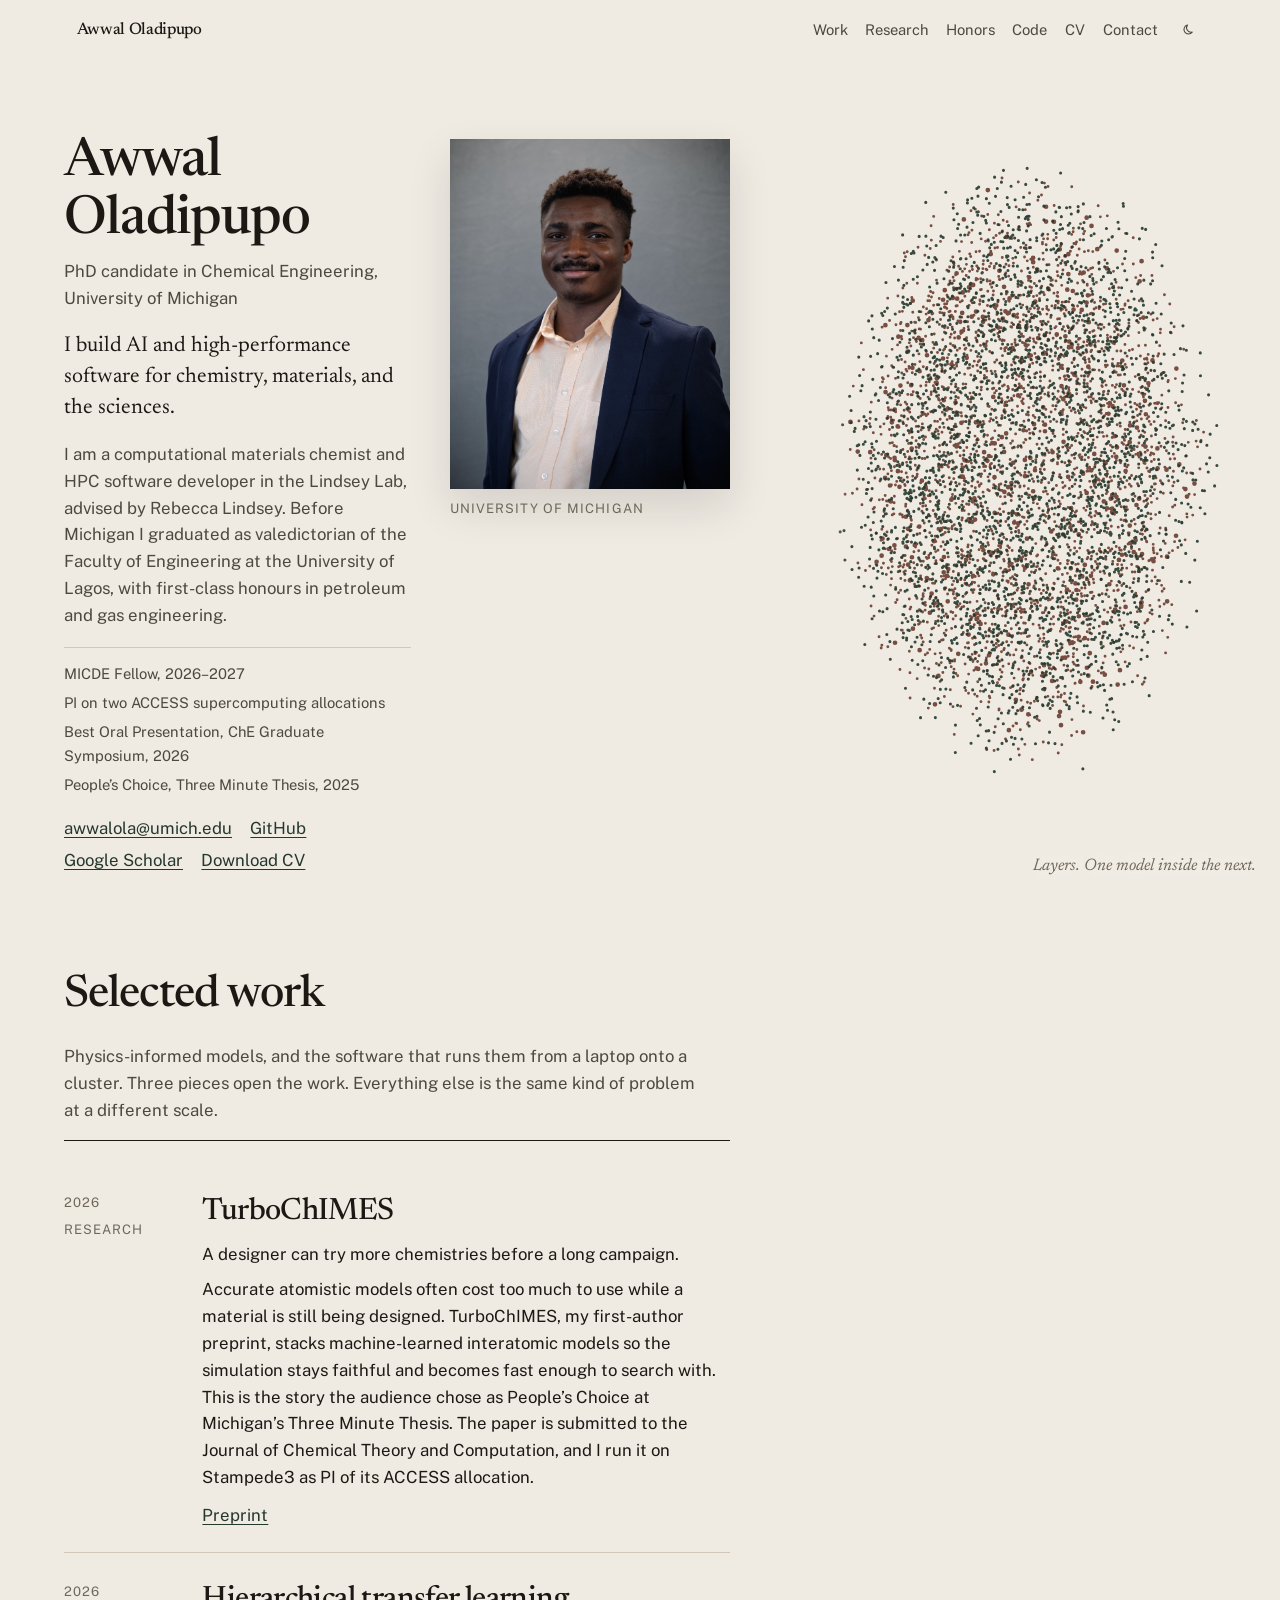
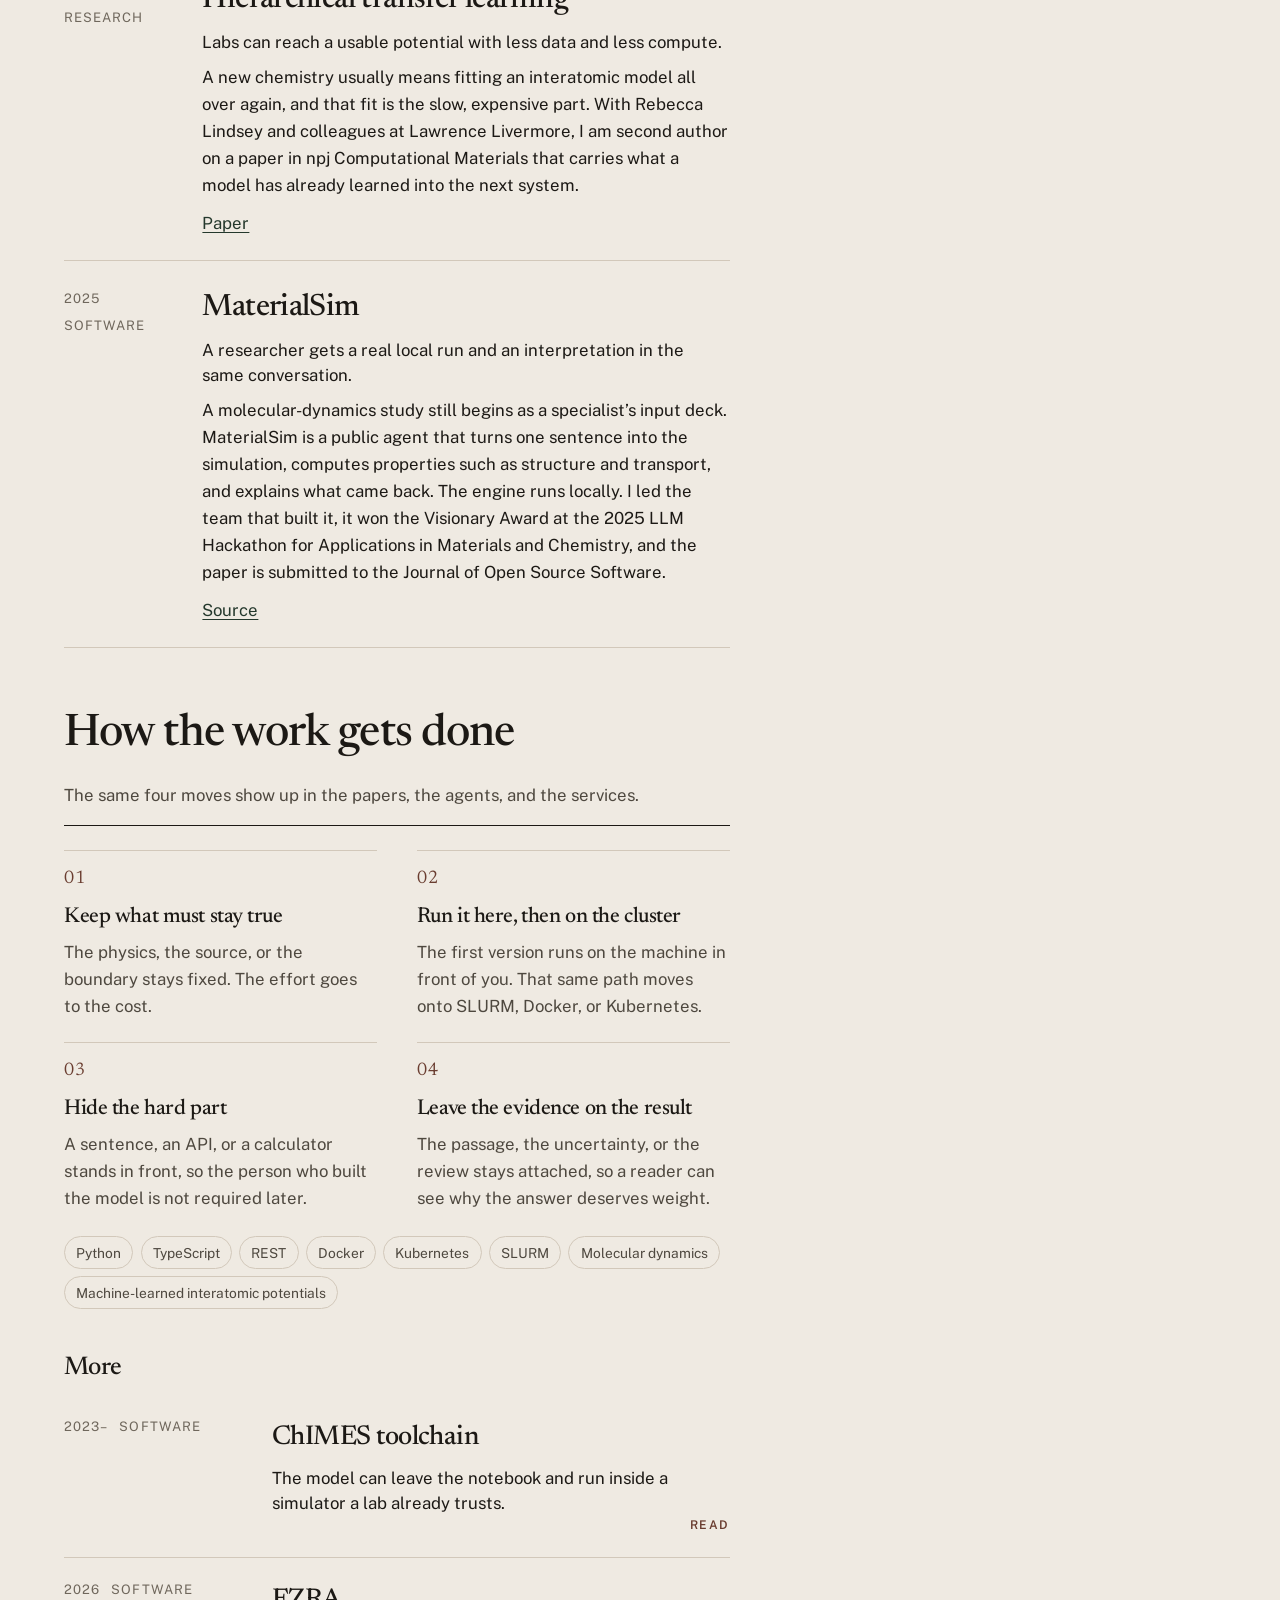
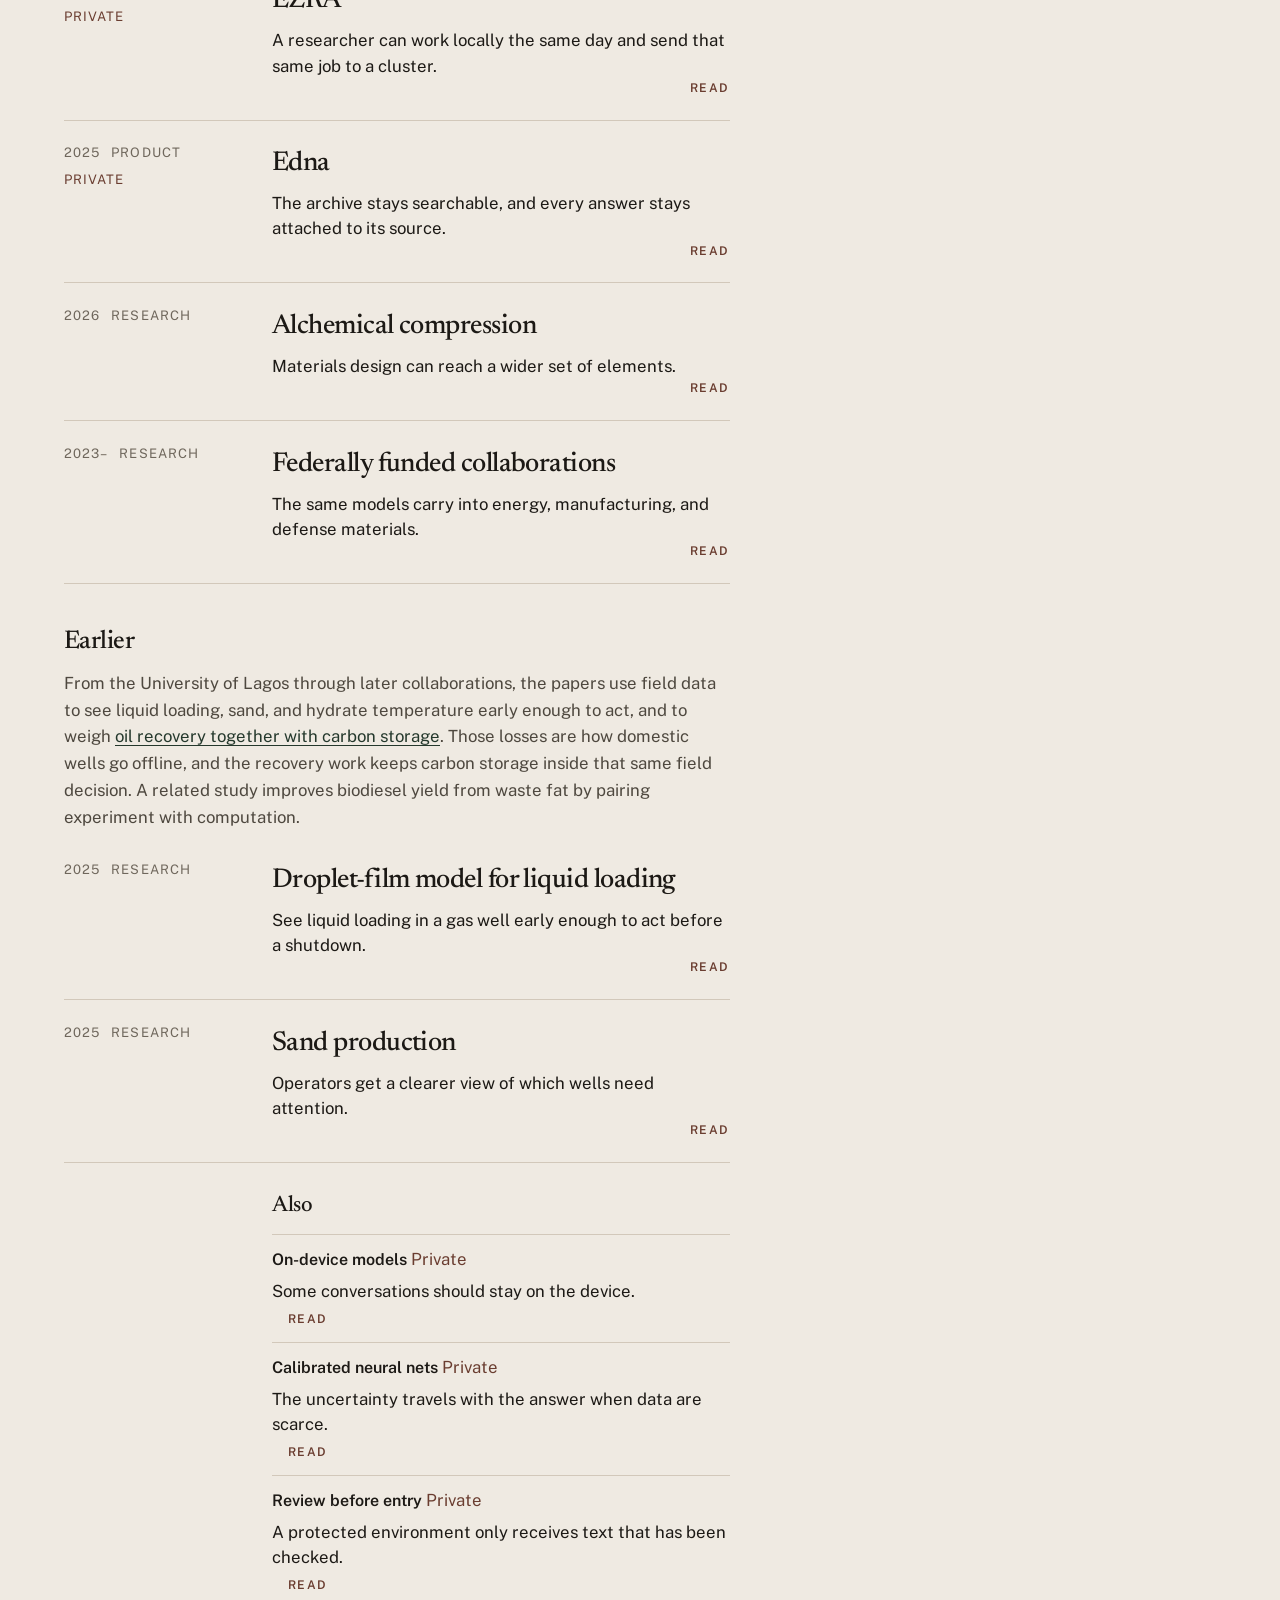
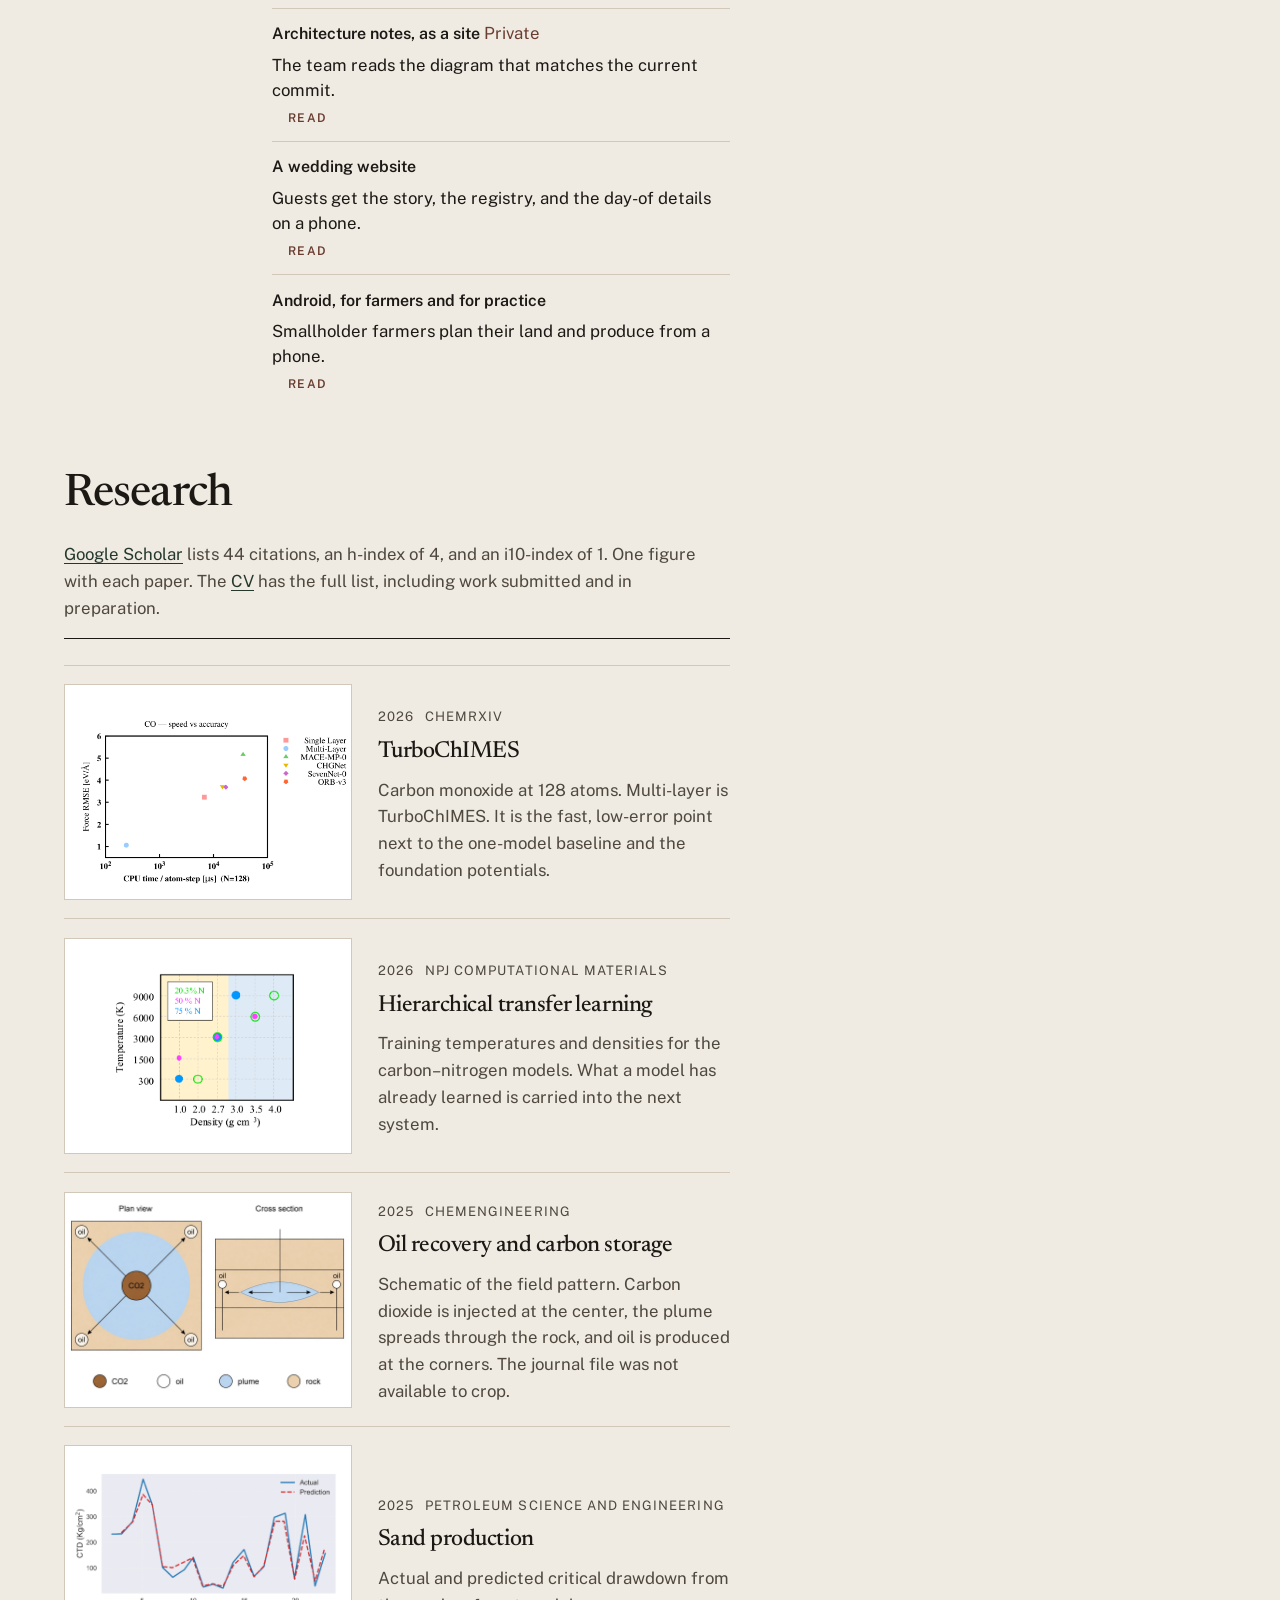
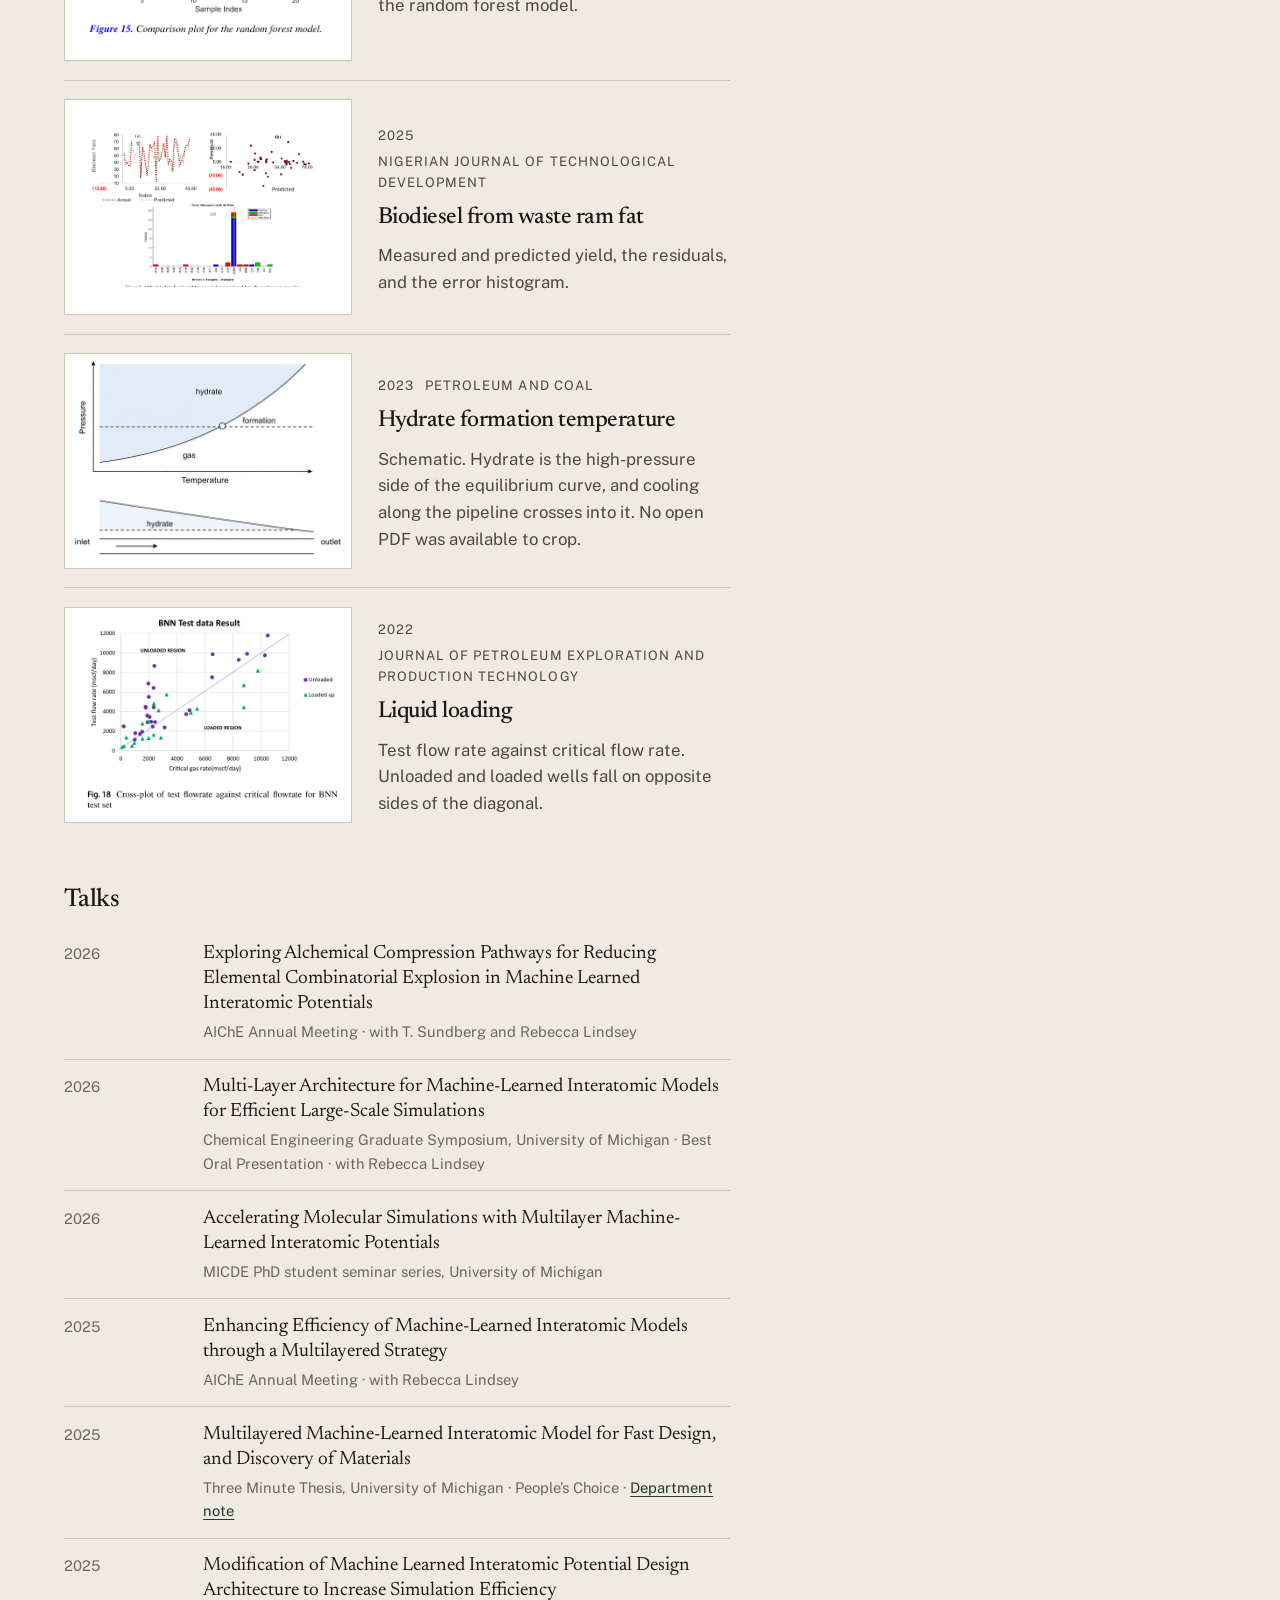
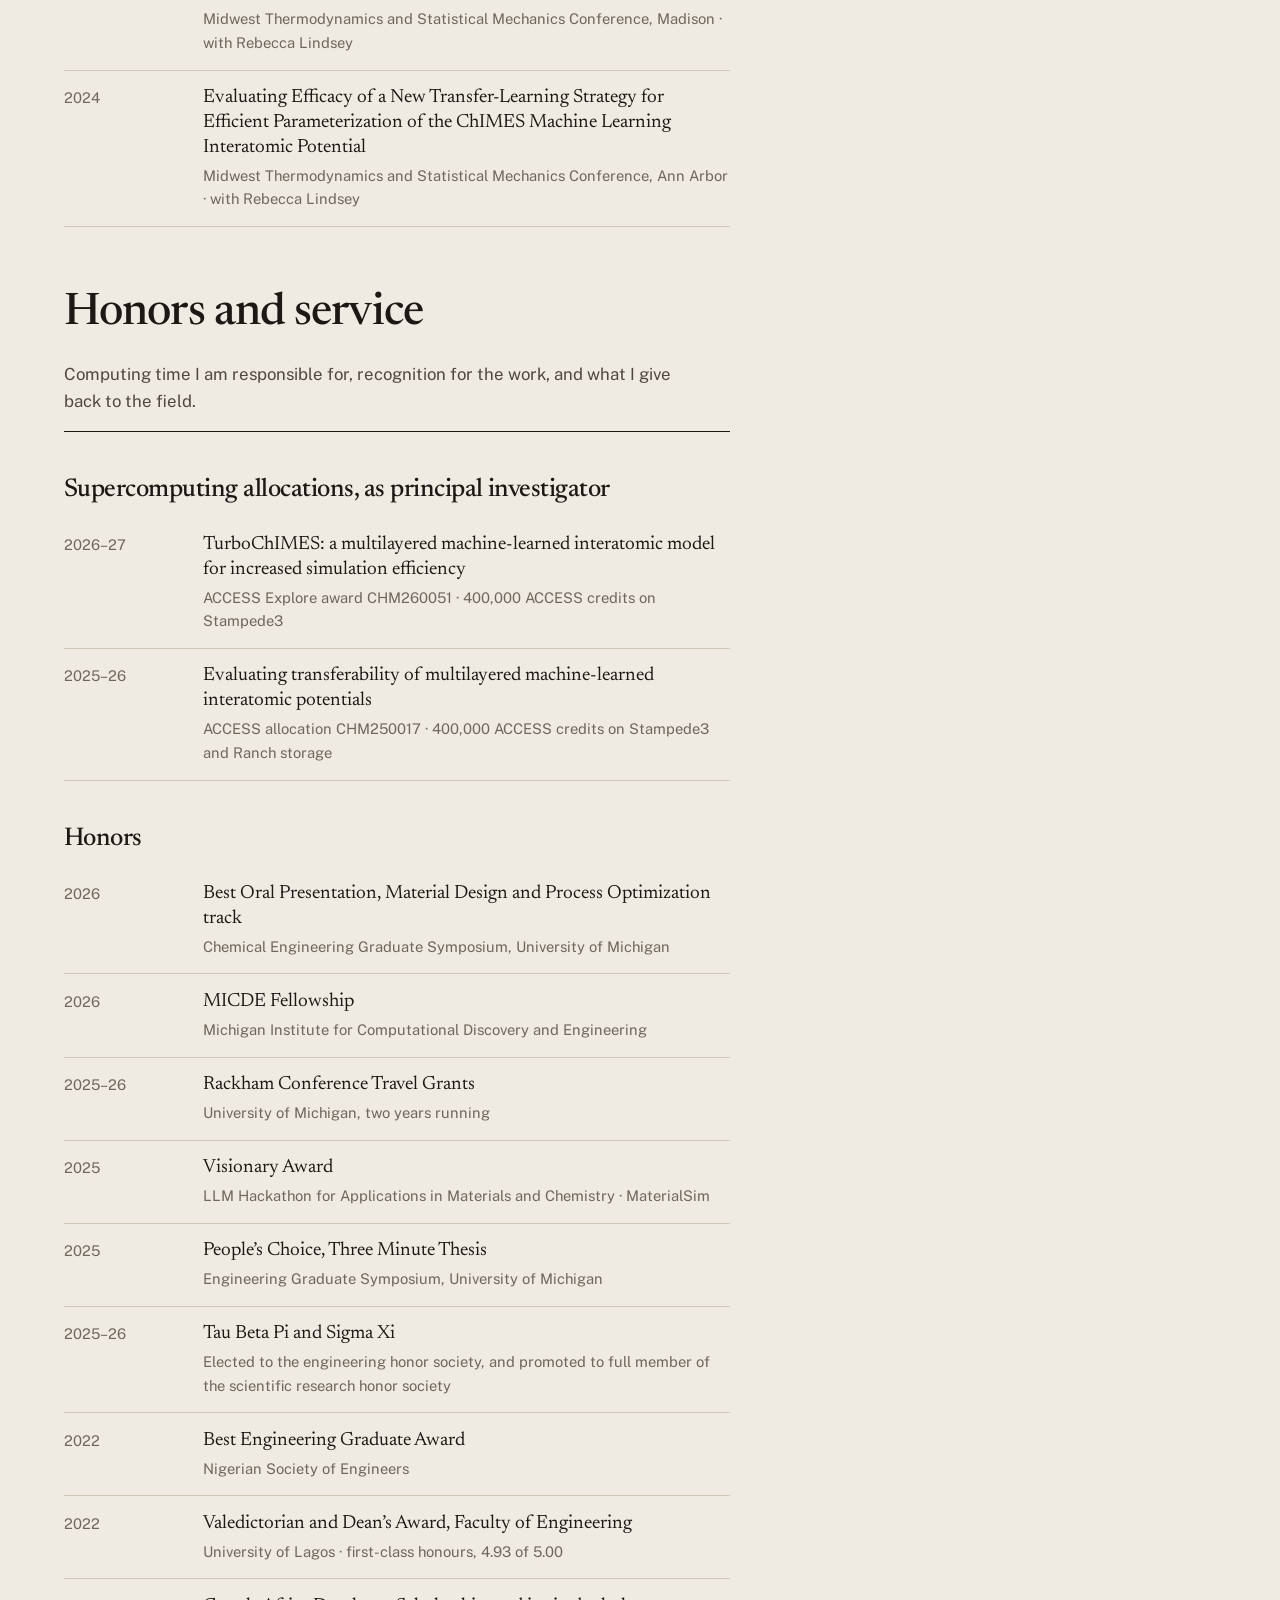
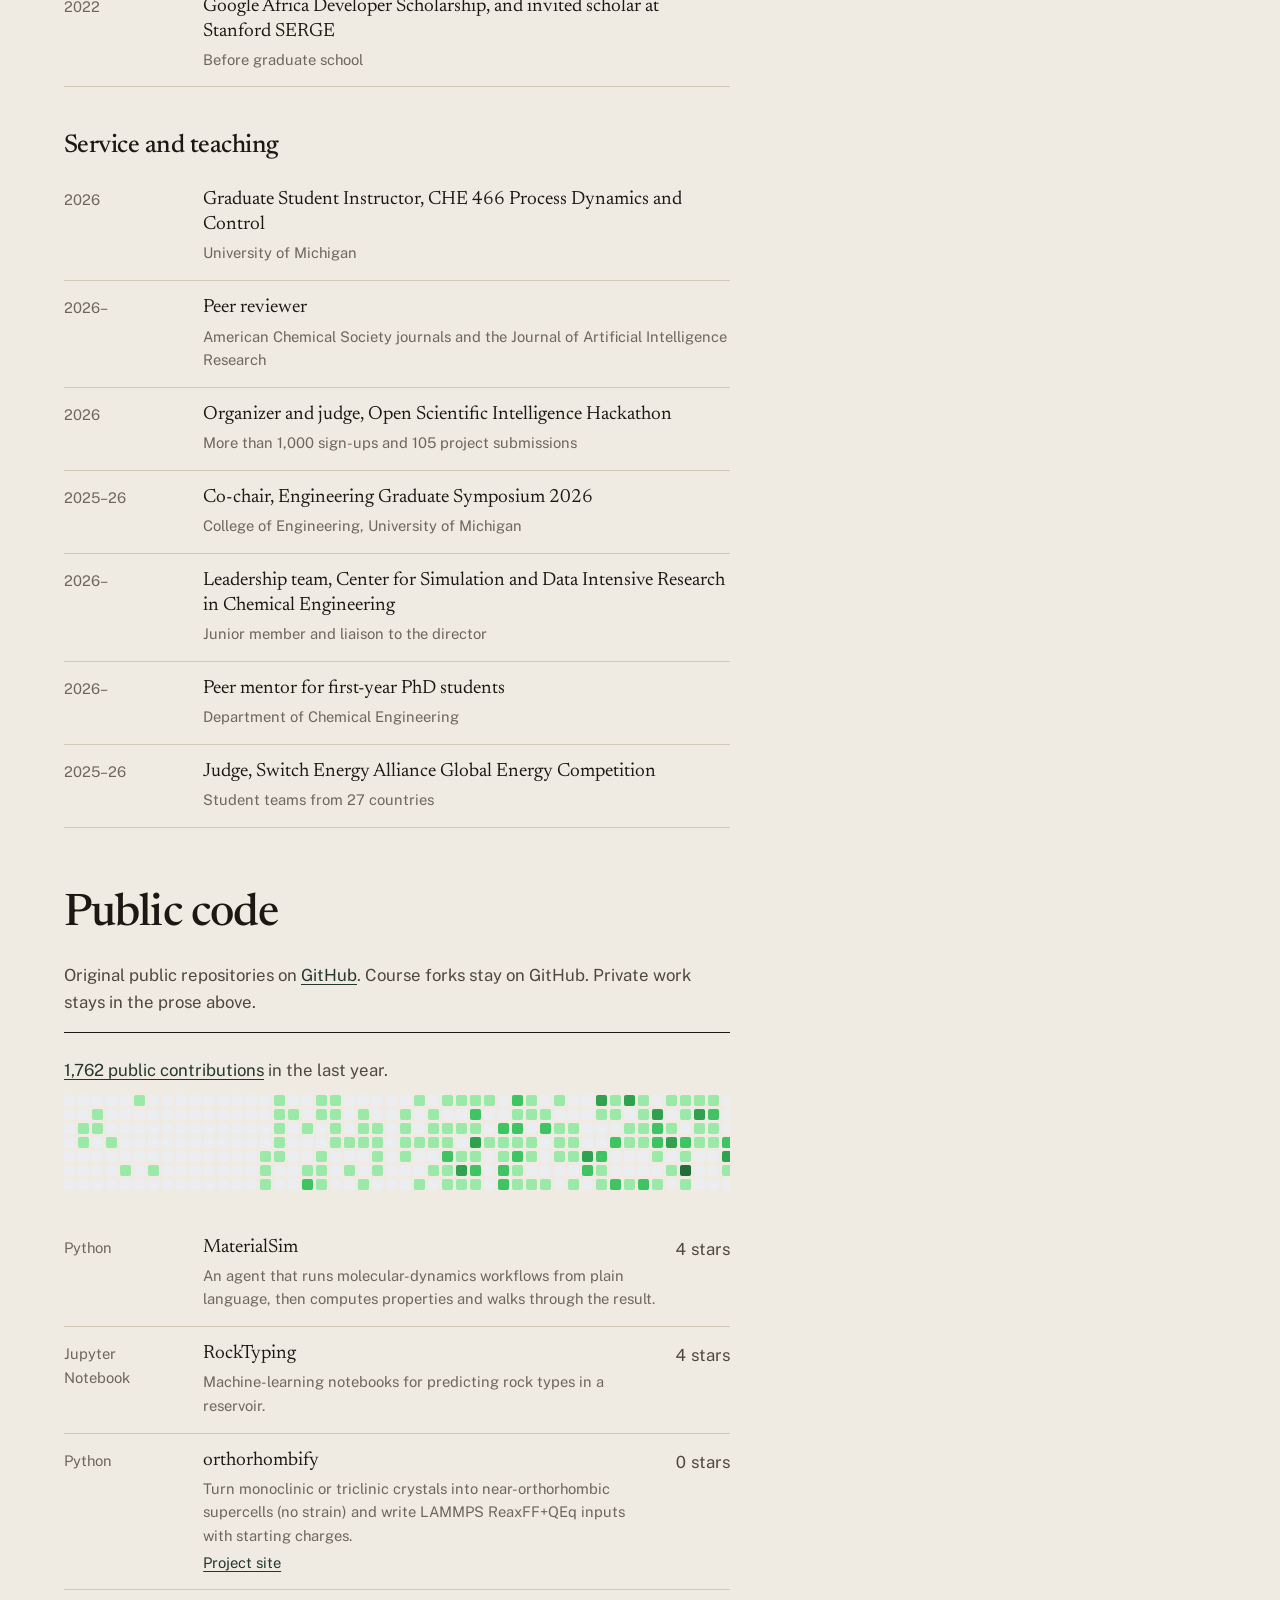
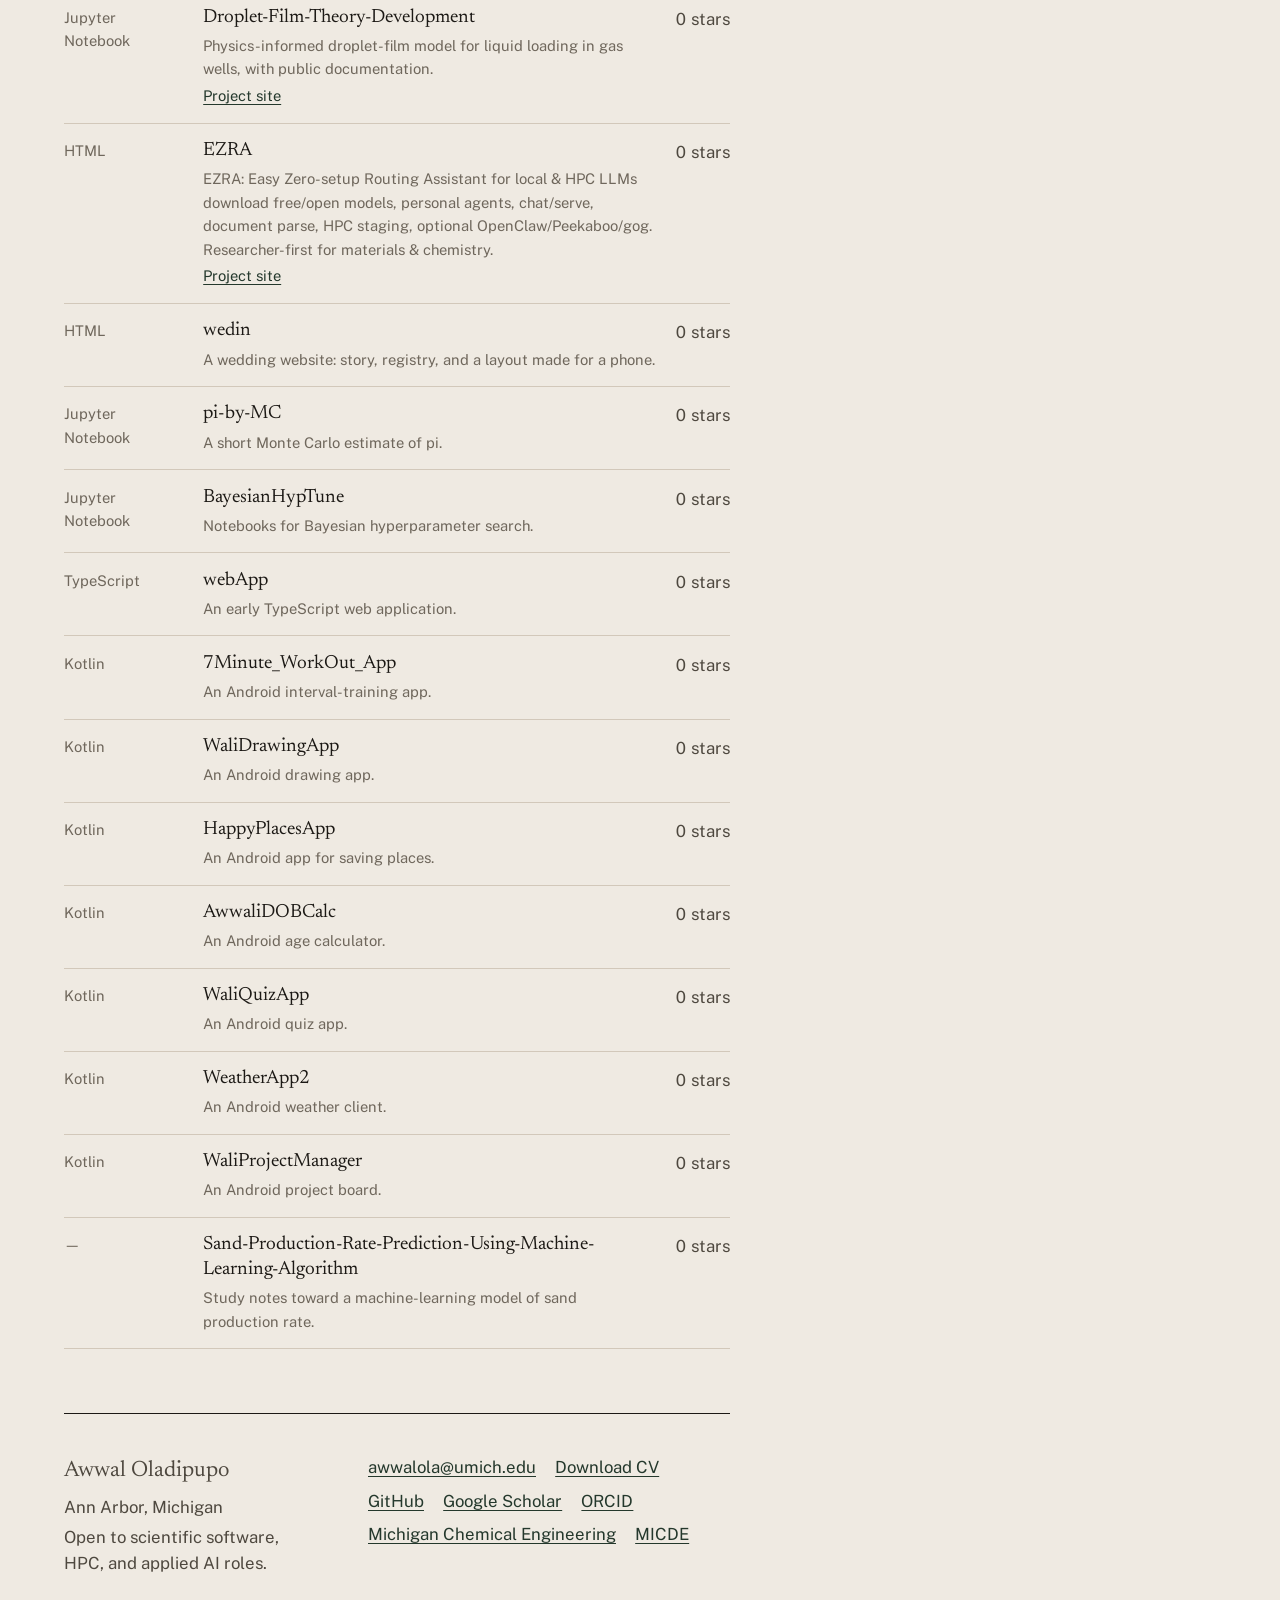
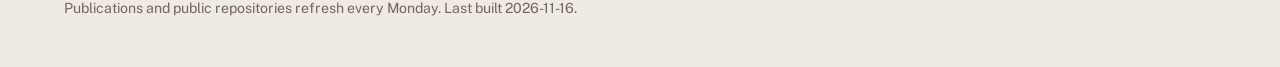
<file: index.html>
<!DOCTYPE html>
<html lang="en">
<head>
  <meta charset="utf-8">
  <meta name="viewport" content="width=device-width, initial-scale=1">
  <title>Awwal Oladipupo — Scientific software, HPC, and applied AI</title>
  <meta name="description" content="Awwal Oladipupo is a PhD candidate in chemical engineering at the University of Michigan, in the Lindsey Lab. He builds AI and high-performance software for chemistry, materials, and the sciences.">
  <meta name="author" content="Awwal Oladipupo">
  <meta name="theme-color" content="#efeae2">
  <script>
    try {
      var savedTheme = localStorage.getItem("theme");
      var theme = savedTheme === "light" || savedTheme === "dark" ? savedTheme : (window.matchMedia("(prefers-color-scheme: dark)").matches ? "dark" : "light");
      document.documentElement.setAttribute("data-theme", theme);
    } catch (error) {}
  </script>
  <link rel="icon" href="favicon.svg" type="image/svg+xml">
  <link rel="preconnect" href="https://fonts.googleapis.com">
  <link rel="preconnect" href="https://fonts.gstatic.com" crossorigin>
  <link href="https://fonts.googleapis.com/css2?family=Newsreader:ital,opsz,wght@0,6..72,400;0,6..72,500;0,6..72,600;1,6..72,400;1,6..72,500&family=Public+Sans:ital,wght@0,400;0,500;0,600;1,400&display=swap" rel="stylesheet">
  <link rel="stylesheet" href="css/site.css">
</head>
<body class="home">
  <a class="skip" href="#content">Skip to content</a>
  <header class="top">
    <a class="mark" href="#top">Awwal Oladipupo</a>
    <nav aria-label="Page">
      <a href="#work">Work</a>
      <a href="#research">Research</a>
      <a href="#honors">Honors</a>
      <a href="#code">Code</a>
      <a href="assets/Awwal_Oladipupo_CV.pdf" download="Awwal_Oladipupo_CV.pdf">CV</a>
      <a href="#contact">Contact</a>
      <button class="theme" id="theme" type="button" aria-pressed="false" aria-label="Switch color theme">
        <svg class="icon-moon" viewBox="0 0 24 24" aria-hidden="true"><path fill="none" stroke="currentColor" stroke-width="1.6" stroke-linejoin="round" d="M16 14.5A6.5 6.5 0 0 1 9.2 4.4 6.5 6.5 0 1 0 16 14.5z"/></svg>
        <svg class="icon-sun" viewBox="0 0 24 24" aria-hidden="true"><circle cx="12" cy="12" r="3.25" fill="none" stroke="currentColor" stroke-width="1.6"/><path fill="none" stroke="currentColor" stroke-width="1.6" stroke-linecap="round" d="M12 3.5v2.2M12 18.3v2.2M3.5 12h2.2M18.3 12h2.2M6.1 6.1l1.5 1.5M16.4 16.4l1.5 1.5M17.9 6.1l-1.5 1.5M7.6 16.4l-1.5 1.5"/></svg>
      </button>
    </nav>
  </header>

  <main id="content">
    <section class="hero" id="top">
      <h1>Awwal Oladipupo</h1>
      <p class="affil">PhD candidate in Chemical Engineering, University of Michigan</p>
      <figure class="portrait">
        <img src="assets/portrait.jpg" alt="Studio headshot of Awwal Oladipupo in a navy blazer and peach shirt, against a gray backdrop." width="819" height="1024">
        <figcaption>University of Michigan</figcaption>
      </figure>
      <div class="hero-copy">
        <p class="lede">I build AI and high-performance software for chemistry, materials, and the sciences.</p>
        <p class="role">I am a computational materials chemist and HPC software developer in the Lindsey Lab, advised by Rebecca Lindsey. Before Michigan I graduated as valedictorian of the Faculty of Engineering at the University of Lagos, with first-class honours in petroleum and gas engineering.</p>
        <ul class="honors">
          <li>MICDE Fellow, 2026–2027</li>
          <li>PI on two ACCESS supercomputing allocations</li>
          <li>Best Oral Presentation, ChE Graduate Symposium, 2026</li>
          <li>People’s Choice, Three Minute Thesis, 2025</li>
        </ul>
        <ul class="hero-links">
          <li><a href="mailto:awwalola@umich.edu">awwalola@umich.edu</a></li>
          <li><a href="https://github.com/Awwal41">GitHub</a></li>
          <li><a href="https://scholar.google.com/citations?user=AO3d_BoAAAAJ&hl=en">Google Scholar</a></li>
          <li><a href="assets/Awwal_Oladipupo_CV.pdf" download="Awwal_Oladipupo_CV.pdf">Download CV</a></li>
        </ul>
      </div>
      <canvas class="sim" id="sim" aria-hidden="true"></canvas>
      <p class="sim-note" id="sim-note">A field of particles, before it takes a shape.</p>
    </section>

    <section id="work" aria-labelledby="work-title">
      <div class="section-head">
        <h2 id="work-title">Selected work</h2>
        <p>Physics-informed models, and the software that runs them from a laptop onto a cluster. Three pieces open the work. Everything else is the same kind of problem at a different scale.</p>
      </div>

      <div class="featured">
        <article>
          <p class="item-meta"><span>2026</span><span>Research</span></p>
          <h3>TurboChIMES</h3>
          <p class="stake">A designer can try more chemistries before a long campaign.</p>
          <p>Accurate atomistic models often cost too much to use while a material is still being designed. TurboChIMES, my first-author preprint, stacks machine-learned interatomic models so the simulation stays faithful and becomes fast enough to search with. This is the story the audience chose as People’s Choice at Michigan’s Three Minute Thesis. The paper is submitted to the Journal of Chemical Theory and Computation, and I run it on Stampede3 as PI of its ACCESS allocation.</p>
          <p class="links"><a href="https://doi.org/10.26434/chemrxiv.15007194/v1">Preprint</a></p>
        </article>
        <article>
          <p class="item-meta"><span>2026</span><span>Research</span></p>
          <h3>Hierarchical transfer learning</h3>
          <p class="stake">Labs can reach a usable potential with less data and less compute.</p>
          <p>A new chemistry usually means fitting an interatomic model all over again, and that fit is the slow, expensive part. With Rebecca Lindsey and colleagues at Lawrence Livermore, I am second author on a paper in npj Computational Materials that carries what a model has already learned into the next system.</p>
          <p class="links"><a href="https://doi.org/10.1038/s41524-025-01863-4">Paper</a></p>
        </article>
        <article>
          <p class="item-meta"><span>2025</span><span>Software</span></p>
          <h3>MaterialSim</h3>
          <p class="stake">A researcher gets a real local run and an interpretation in the same conversation.</p>
          <p>A molecular-dynamics study still begins as a specialist’s input deck. MaterialSim is a public agent that turns one sentence into the simulation, computes properties such as structure and transport, and explains what came back. The engine runs locally. I led the team that built it, it won the Visionary Award at the 2025 LLM Hackathon for Applications in Materials and Chemistry, and the paper is submitted to the Journal of Open Source Software.</p>
          <p class="links"><a href="https://github.com/Awwal41/MaterialSim">Source</a></p>
        </article>
      </div>

      <div class="section-head section-follow" id="approach">
        <h2>How the work gets done</h2>
        <p>The same four moves show up in the papers, the agents, and the services.</p>
      </div>
      <ol class="moves">
        <li>
          <h3>Keep what must stay true</h3>
          <p>The physics, the source, or the boundary stays fixed. The effort goes to the cost.</p>
        </li>
        <li>
          <h3>Run it here, then on the cluster</h3>
          <p>The first version runs on the machine in front of you. That same path moves onto SLURM, Docker, or Kubernetes.</p>
        </li>
        <li>
          <h3>Hide the hard part</h3>
          <p>A sentence, an API, or a calculator stands in front, so the person who built the model is not required later.</p>
        </li>
        <li>
          <h3>Leave the evidence on the result</h3>
          <p>The passage, the uncertainty, or the review stays attached, so a reader can see why the answer deserves weight.</p>
        </li>
      </ol>
      <ul class="tool-row" aria-label="Day to day">
        <li>Python</li>
        <li>TypeScript</li>
        <li>REST</li>
        <li>Docker</li>
        <li>Kubernetes</li>
        <li>SLURM</li>
        <li>Molecular dynamics</li>
        <li>Machine-learned interatomic potentials</li>
      </ul>

      <h3 class="subhead">More</h3>

      <article class="item">
        <div class="item-meta">
          <span>2023–</span>
          <span>Software</span>
        </div>
        <div class="item-body">
          <details class="fold">
            <summary>
              <span class="fold-title">ChIMES toolchain</span>
              <span class="stake">The model can leave the notebook and run inside a simulator a lab already trusts.</span>
            </summary>
            <div class="fold-more">
              <p>A machine-learned interatomic model helps only after it can be fit, checked, and called from the simulator a lab already trusts. I work in the public ChIMES stack that does the active learning, the least-squares fit, and the handoff into outside codes.</p>
              <p class="links">
                <a href="https://github.com/Awwal41/al_driver-LLfork">Active learning</a>
                <a href="https://github.com/Awwal41/chimes_lsq-LLfork">Fitting</a>
                <a href="https://github.com/Awwal41/chimes_calculator-LLfork">Calculator</a>
              </p>
            </div>
          </details>
        </div>
      </article>

      <article class="item">
        <div class="item-meta">
          <span>2026</span>
          <span>Software</span>
          <span class="private">Private</span>
        </div>
        <div class="item-body">
          <details class="fold">
            <summary>
              <span class="fold-title">EZRA</span>
              <span class="stake">A researcher can work locally the same day and send that same job to a cluster.</span>
            </summary>
            <div class="fold-more">
              <p>Open language models are free, and getting one installed, pointed at your papers, and onto a cluster is still its own project. EZRA downloads a model, runs an agent on the machine in front of you, prepares documents for that model, and stages the same job on SLURM.</p>
            </div>
          </details>
        </div>
      </article>

      <article class="item">
        <div class="item-meta">
          <span>2025</span>
          <span>Product</span>
          <span class="private">Private</span>
        </div>
        <div class="item-body">
          <details class="fold">
            <summary>
              <span class="fold-title">Edna</span>
              <span class="stake">The archive stays searchable, and every answer stays attached to its source.</span>
            </summary>
            <div class="fold-more">
              <p>A question about a long technical archive is only useful when the answer can be traced to a page. Edna is a private assistant with a desktop app and a web client: you choose the folders, ask, and the reply points at the passage it used. It can run on one computer or as a service you operate.</p>
            </div>
          </details>
        </div>
      </article>

      <article class="item">
        <div class="item-meta">
          <span>2026</span>
          <span>Research</span>
        </div>
        <div class="item-body">
          <details class="fold">
            <summary>
              <span class="fold-title">Alchemical compression</span>
              <span class="stake">Materials design can reach a wider set of elements.</span>
            </summary>
            <div class="fold-more">
              <p>Every added element multiplies the training burden of a machine-learned potential, so coverage stays narrow. With T. Sundberg and Rebecca Lindsey I am compressing that elemental space so one potential can span more of the periodic table. The direction is public as a 2026 AIChE contribution.</p>
            </div>
          </details>
        </div>
      </article>

      <article class="item">
        <div class="item-meta">
          <span>2023–</span>
          <span>Research</span>
        </div>
        <div class="item-body">
          <details class="fold">
            <summary>
              <span class="fold-title">Federally funded collaborations</span>
              <span class="stake">The same models carry into energy, manufacturing, and defense materials.</span>
            </summary>
            <div class="fold-more">
              <p>I do the computational modeling on several funded projects: ChIMES modeling of perovskite formation for solar materials and of membrane–catalyst design for manufacturing, both with the Department of Energy; a DARPA-funded collaboration on light-sensitive polymers for energetic materials; and atomistic modeling for aluminum–oxygen propulsion.</p>
            </div>
          </details>
        </div>
      </article>

      <h3 class="subhead">Earlier</h3>
      <p class="note">From the University of Lagos through later collaborations, the papers use field data to see liquid loading, sand, and hydrate temperature early enough to act, and to weigh <a href="https://doi.org/10.3390/chemengineering10010001">oil recovery together with carbon storage</a>. Those losses are how domestic wells go offline, and the recovery work keeps carbon storage inside that same field decision. A related study improves biodiesel yield from waste fat by pairing experiment with computation.</p>

      <article class="item">
        <div class="item-meta">
          <span>2025</span>
          <span>Research</span>
        </div>
        <div class="item-body">
          <details class="fold">
            <summary>
              <span class="fold-title">Droplet-film model for liquid loading</span>
              <span class="stake">See liquid loading in a gas well early enough to act before a shutdown.</span>
            </summary>
            <div class="fold-more">
              <p>When gas in a well slows down, liquid falls back, pressure rises, and production can stop. I built a physics-informed model of the droplet film behind that failure, with public documentation, extending the liquid-loading study I published with Kingsley Abhulimen.</p>
              <p class="links">
                <a href="https://awwal41.github.io/Droplet-Film-Theory-Development/">Documentation</a>
                <a href="https://doi.org/10.1007/s13202-022-01525-x">2022 paper</a>
              </p>
            </div>
          </details>
        </div>
      </article>

      <article class="item">
        <div class="item-meta">
          <span>2025</span>
          <span>Research</span>
        </div>
        <div class="item-body">
          <details class="fold">
            <summary>
              <span class="fold-title">Sand production</span>
              <span class="stake">Operators get a clearer view of which wells need attention.</span>
            </summary>
            <div class="fold-more">
              <p>Sand produced with oil or gas wears out equipment and cuts a well’s output, and the warning often arrives after the damage. My first-author paper in Petroleum Science and Engineering uses field data to predict and manage that sand, on top of public notebooks for reservoir rock typing.</p>
              <p class="links">
                <a href="https://doi.org/10.11648/j.pse.20250902.13">Paper</a>
                <a href="https://github.com/Awwal41/RockTyping">Rock typing</a>
              </p>
            </div>
          </details>
        </div>
      </article>

      <div class="also">
        <h3>Also</h3>
        <ul>
          <li>
            <details class="fold fold-brief">
              <summary>
                <span class="fold-title">On-device models</span>
                <span class="private">Private</span>
                <span class="stake">Some conversations should stay on the device.</span>
              </summary>
              <p>I added local language models to an assistant, so the reply is produced there and the session stays with the person.</p>
            </details>
          </li>
          <li>
            <details class="fold fold-brief">
              <summary>
                <span class="fold-title">Calibrated neural nets</span>
                <span class="private">Private</span>
                <span class="stake">The uncertainty travels with the answer when data are scarce.</span>
              </summary>
              <p>A lone prediction hides how unsure the model is. I prototyped Bayesian neural networks so that uncertainty is part of the result.</p>
            </details>
          </li>
          <li>
            <details class="fold fold-brief">
              <summary>
                <span class="fold-title">Review before entry</span>
                <span class="private">Private</span>
                <span class="stake">A protected environment only receives text that has been checked.</span>
              </summary>
              <p>Untrusted text can reach a system that should have stayed sealed. I designed a stack that reviews that text first.</p>
            </details>
          </li>
          <li>
            <details class="fold fold-brief">
              <summary>
                <span class="fold-title">Architecture notes, as a site</span>
                <span class="private">Private</span>
                <span class="stake">The team reads the diagram that matches the current commit.</span>
              </summary>
              <p>Diagrams drift away from the code they describe. I built a site that renders them from the repository.</p>
            </details>
          </li>
          <li>
            <details class="fold fold-brief">
              <summary>
                <span class="fold-title">A wedding website</span>
                <span class="stake">Guests get the story, the registry, and the day-of details on a phone.</span>
              </summary>
              <p>I built the site so that information is in their pocket. <a href="https://github.com/Awwal41/wedin">Source</a></p>
            </details>
          </li>
          <li>
            <details class="fold fold-brief">
              <summary>
                <span class="fold-title">Android, for farmers and for practice</span>
                <span class="stake">Smallholder farmers plan their land and produce from a phone.</span>
              </summary>
              <p>At Babban Gona, from intern to associate Android developer (2022–2023), I worked on the app farmers use to manage land and harvest. Before that I shipped my own quiz, weather, training, drawing, places, and project-board apps, listed under public code.</p>
            </details>
          </li>
        </ul>
      </div>
    </section>

    <section id="research" aria-labelledby="research-title">
      <div class="section-head">
        <h2 id="research-title">Research</h2>
        <p><a href="https://scholar.google.com/citations?user=AO3d_BoAAAAJ&hl=en">Google Scholar</a> lists <span id="stat-citations">44</span> citations, an h-index of <span id="stat-h">4</span>, and an i10-index of <span id="stat-i10">1</span>. One figure with each paper. The <a href="assets/Awwal_Oladipupo_CV.pdf" download="Awwal_Oladipupo_CV.pdf">CV</a> has the full list, including work submitted and in preparation.</p>
      </div>
      <ol class="paper-gallery">
        <li>
          <img src="assets/turbo-pareto.png" width="1092" height="720" alt="Force error against CPU time for carbon monoxide at 128 atoms. The multi-layer TurboChIMES point is faster and lower error than the single-layer baseline and the foundation potentials.">
          <div>
            <p class="item-meta"><span>2026</span><span>ChemRxiv</span></p>
            <h3><a href="https://doi.org/10.26434/chemrxiv.15007194/v1">TurboChIMES</a></h3>
            <p>Carbon monoxide at 128 atoms. Multi-layer is TurboChIMES. It is the fast, low-error point next to the one-model baseline and the foundation potentials.</p>
          </div>
        </li>
        <li>
          <img src="assets/fig-transfer.png" width="741" height="428" alt="Training temperatures and densities for the carbon–nitrogen transfer-learning models. Points are marked by nitrogen fraction.">
          <div>
            <p class="item-meta"><span>2026</span><span>npj Computational Materials</span></p>
            <h3><a href="https://doi.org/10.1038/s41524-025-01863-4">Hierarchical transfer learning</a></h3>
            <p>Training temperatures and densities for the carbon–nitrogen models. What a model has already learned is carried into the next system.</p>
          </div>
        </li>
        <li>
          <img src="assets/fig-carbon.png" width="1152" height="864" alt="Schematic with a plan view and a cross section. Carbon dioxide is injected at the center, a plume spreads through the rock, and oil is produced at the four corners.">
          <div>
            <p class="item-meta"><span>2025</span><span>ChemEngineering</span></p>
            <h3><a href="https://doi.org/10.3390/chemengineering10010001">Oil recovery and carbon storage</a></h3>
            <p>Schematic of the field pattern. Carbon dioxide is injected at the center, the plume spreads through the rock, and oil is produced at the corners. The journal file was not available to crop.</p>
          </div>
        </li>
        <li>
          <img src="assets/fig-sand.png" width="612" height="400" alt="Actual and predicted critical drawdown pressure across wells, from the random forest model.">
          <div>
            <p class="item-meta"><span>2025</span><span>Petroleum Science and Engineering</span></p>
            <h3><a href="https://doi.org/10.11648/j.pse.20250902.13">Sand production</a></h3>
            <p>Actual and predicted critical drawdown from the random forest model.</p>
          </div>
        </li>
        <li>
          <img src="assets/fig-biodiesel.png" width="1383" height="769" alt="Neural network plot of biodiesel yield: measured and predicted yield, residuals, and an error histogram.">
          <div>
            <p class="item-meta"><span>2025</span><span>Nigerian Journal of Technological Development</span></p>
            <h3><a href="https://journal.njtd.com.ng/index.php/njtd/article/view/3322">Biodiesel from waste ram fat</a></h3>
            <p>Measured and predicted yield, the residuals, and the error histogram.</p>
          </div>
        </li>
        <li>
          <img src="assets/fig-hydrate.png" width="1152" height="864" alt="Schematic. Hydrate is stable above a rising equilibrium curve of pressure against temperature. A constant-pressure cooling path crosses into that region, and the pipeline temperature falls from inlet to outlet.">
          <div>
            <p class="item-meta"><span>2023</span><span>Petroleum and Coal</span></p>
            <h3>Hydrate formation temperature</h3>
            <p>Schematic. Hydrate is the high-pressure side of the equilibrium curve, and cooling along the pipeline crosses into it. No open PDF was available to crop.</p>
          </div>
        </li>
        <li>
          <img src="assets/fig-liquid.png" width="644" height="490" alt="Cross-plot of test flow rate against critical flow rate. Unloaded and loaded wells fall on opposite sides of the diagonal.">
          <div>
            <p class="item-meta"><span>2022</span><span>Journal of Petroleum Exploration and Production Technology</span></p>
            <h3><a href="https://doi.org/10.1007/s13202-022-01525-x">Liquid loading</a></h3>
            <p>Test flow rate against critical flow rate. Unloaded and loaded wells fall on opposite sides of the diagonal.</p>
          </div>
        </li>
      </ol>

      <h3 class="subhead">Talks</h3>
      <ol class="talks">
        <li>
          <span class="year">2026</span>
          <div>
            <p class="talk-title">Exploring Alchemical Compression Pathways for Reducing Elemental Combinatorial Explosion in Machine Learned Interatomic Potentials</p>
            <p class="talk-meta">AIChE Annual Meeting · with T. Sundberg and Rebecca Lindsey</p>
          </div>
        </li>
        <li>
          <span class="year">2026</span>
          <div>
            <p class="talk-title">Multi-Layer Architecture for Machine-Learned Interatomic Models for Efficient Large-Scale Simulations</p>
            <p class="talk-meta">Chemical Engineering Graduate Symposium, University of Michigan · Best Oral Presentation · with Rebecca Lindsey</p>
          </div>
        </li>
        <li>
          <span class="year">2026</span>
          <div>
            <p class="talk-title">Accelerating Molecular Simulations with Multilayer Machine-Learned Interatomic Potentials</p>
            <p class="talk-meta">MICDE PhD student seminar series, University of Michigan</p>
          </div>
        </li>
        <li>
          <span class="year">2025</span>
          <div>
            <p class="talk-title">Enhancing Efficiency of Machine-Learned Interatomic Models through a Multilayered Strategy</p>
            <p class="talk-meta">AIChE Annual Meeting · with Rebecca Lindsey</p>
          </div>
        </li>
        <li>
          <span class="year">2025</span>
          <div>
            <p class="talk-title">Multilayered Machine-Learned Interatomic Model for Fast Design, and Discovery of Materials</p>
            <p class="talk-meta">Three Minute Thesis, University of Michigan · People’s Choice · <a href="https://che.engin.umich.edu/2025/03/13/awwal-oladipupo-wins-peoples-choice-award-at-three-minute-thesis-competition/">Department note</a></p>
          </div>
        </li>
        <li>
          <span class="year">2025</span>
          <div>
            <p class="talk-title">Modification of Machine Learned Interatomic Potential Design Architecture to Increase Simulation Efficiency</p>
            <p class="talk-meta">Midwest Thermodynamics and Statistical Mechanics Conference, Madison · with Rebecca Lindsey</p>
          </div>
        </li>
        <li>
          <span class="year">2024</span>
          <div>
            <p class="talk-title">Evaluating Efficacy of a New Transfer-Learning Strategy for Efficient Parameterization of the ChIMES Machine Learning Interatomic Potential</p>
            <p class="talk-meta">Midwest Thermodynamics and Statistical Mechanics Conference, Ann Arbor · with Rebecca Lindsey</p>
          </div>
        </li>
      </ol>
    </section>

    <section id="honors" aria-labelledby="honors-title">
      <div class="section-head">
        <h2 id="honors-title">Honors and service</h2>
        <p>Computing time I am responsible for, recognition for the work, and what I give back to the field.</p>
      </div>

      <h3 class="subhead">Supercomputing allocations, as principal investigator</h3>
      <ol class="talks">
        <li>
          <span class="year">2026–27</span>
          <div>
            <p class="talk-title">TurboChIMES: a multilayered machine-learned interatomic model for increased simulation efficiency</p>
            <p class="talk-meta">ACCESS Explore award CHM260051 · 400,000 ACCESS credits on Stampede3</p>
          </div>
        </li>
        <li>
          <span class="year">2025–26</span>
          <div>
            <p class="talk-title">Evaluating transferability of multilayered machine-learned interatomic potentials</p>
            <p class="talk-meta">ACCESS allocation CHM250017 · 400,000 ACCESS credits on Stampede3 and Ranch storage</p>
          </div>
        </li>
      </ol>

      <h3 class="subhead">Honors</h3>
      <ol class="talks">
        <li><span class="year">2026</span><div><p class="talk-title">Best Oral Presentation, Material Design and Process Optimization track</p><p class="talk-meta">Chemical Engineering Graduate Symposium, University of Michigan</p></div></li>
        <li><span class="year">2026</span><div><p class="talk-title">MICDE Fellowship</p><p class="talk-meta">Michigan Institute for Computational Discovery and Engineering</p></div></li>
        <li><span class="year">2025–26</span><div><p class="talk-title">Rackham Conference Travel Grants</p><p class="talk-meta">University of Michigan, two years running</p></div></li>
        <li><span class="year">2025</span><div><p class="talk-title">Visionary Award</p><p class="talk-meta">LLM Hackathon for Applications in Materials and Chemistry · MaterialSim</p></div></li>
        <li><span class="year">2025</span><div><p class="talk-title">People’s Choice, Three Minute Thesis</p><p class="talk-meta">Engineering Graduate Symposium, University of Michigan</p></div></li>
        <li><span class="year">2025–26</span><div><p class="talk-title">Tau Beta Pi and Sigma Xi</p><p class="talk-meta">Elected to the engineering honor society, and promoted to full member of the scientific research honor society</p></div></li>
        <li><span class="year">2022</span><div><p class="talk-title">Best Engineering Graduate Award</p><p class="talk-meta">Nigerian Society of Engineers</p></div></li>
        <li><span class="year">2022</span><div><p class="talk-title">Valedictorian and Dean’s Award, Faculty of Engineering</p><p class="talk-meta">University of Lagos · first-class honours, 4.93 of 5.00</p></div></li>
        <li><span class="year">2022</span><div><p class="talk-title">Google Africa Developer Scholarship, and invited scholar at Stanford SERGE</p><p class="talk-meta">Before graduate school</p></div></li>
      </ol>

      <h3 class="subhead">Service and teaching</h3>
      <ol class="talks">
        <li><span class="year">2026</span><div><p class="talk-title">Graduate Student Instructor, CHE 466 Process Dynamics and Control</p><p class="talk-meta">University of Michigan</p></div></li>
        <li><span class="year">2026–</span><div><p class="talk-title">Peer reviewer</p><p class="talk-meta">American Chemical Society journals and the Journal of Artificial Intelligence Research</p></div></li>
        <li><span class="year">2026</span><div><p class="talk-title">Organizer and judge, Open Scientific Intelligence Hackathon</p><p class="talk-meta">More than 1,000 sign-ups and 105 project submissions</p></div></li>
        <li><span class="year">2025–26</span><div><p class="talk-title">Co-chair, Engineering Graduate Symposium 2026</p><p class="talk-meta">College of Engineering, University of Michigan</p></div></li>
        <li><span class="year">2026–</span><div><p class="talk-title">Leadership team, Center for Simulation and Data Intensive Research in Chemical Engineering</p><p class="talk-meta">Junior member and liaison to the director</p></div></li>
        <li><span class="year">2026–</span><div><p class="talk-title">Peer mentor for first-year PhD students</p><p class="talk-meta">Department of Chemical Engineering</p></div></li>
        <li><span class="year">2025–26</span><div><p class="talk-title">Judge, Switch Energy Alliance Global Energy Competition</p><p class="talk-meta">Student teams from 27 countries</p></div></li>
      </ol>
    </section>

    <section id="code" aria-labelledby="code-title">
      <div class="section-head">
        <h2 id="code-title">Public code</h2>
        <p>Original public repositories on <a href="https://github.com/Awwal41">GitHub</a>. Course forks stay on GitHub. Private work stays in the prose above.</p>
      </div>
      <figure class="contrib" id="contrib">
        <figcaption id="contrib-caption"><a href="https://github.com/Awwal41">1,628 public contributions</a> in the last year.</figcaption>
        <div class="contrib-scroll">
          <div class="contrib-grid" id="contrib-grid"></div>
        </div>
      </figure>
      <ul class="repos" id="repos">
        <li class="pending">Loading repositories…</li>
      </ul>
    </section>
  </main>

  <footer id="contact">
    <div>
      <p class="footer-name">Awwal Oladipupo</p>
      <p>Ann Arbor, Michigan</p>
      <p>Open to scientific software, HPC, and applied AI roles.</p>
    </div>
    <ul>
      <li><a href="mailto:awwalola@umich.edu">awwalola@umich.edu</a></li>
      <li><a href="assets/Awwal_Oladipupo_CV.pdf" download="Awwal_Oladipupo_CV.pdf">Download CV</a></li>
      <li><a href="https://github.com/Awwal41">GitHub</a></li>
      <li><a href="https://scholar.google.com/citations?user=AO3d_BoAAAAJ&hl=en">Google Scholar</a></li>
      <li><a href="https://orcid.org/0009-0006-3979-2078">ORCID</a></li>
      <li><a href="https://che.engin.umich.edu/people/oladipupo-awwal/">Michigan Chemical Engineering</a></li>
      <li><a href="https://micde.umich.edu/member/awwal-oladipupo/">MICDE</a></li>
    </ul>
    <p class="colophon" id="colophon">Publications and public repositories refresh every Monday.</p>
  </footer>
  <script src="js/site.js"></script>
</body>
</html>
</file>
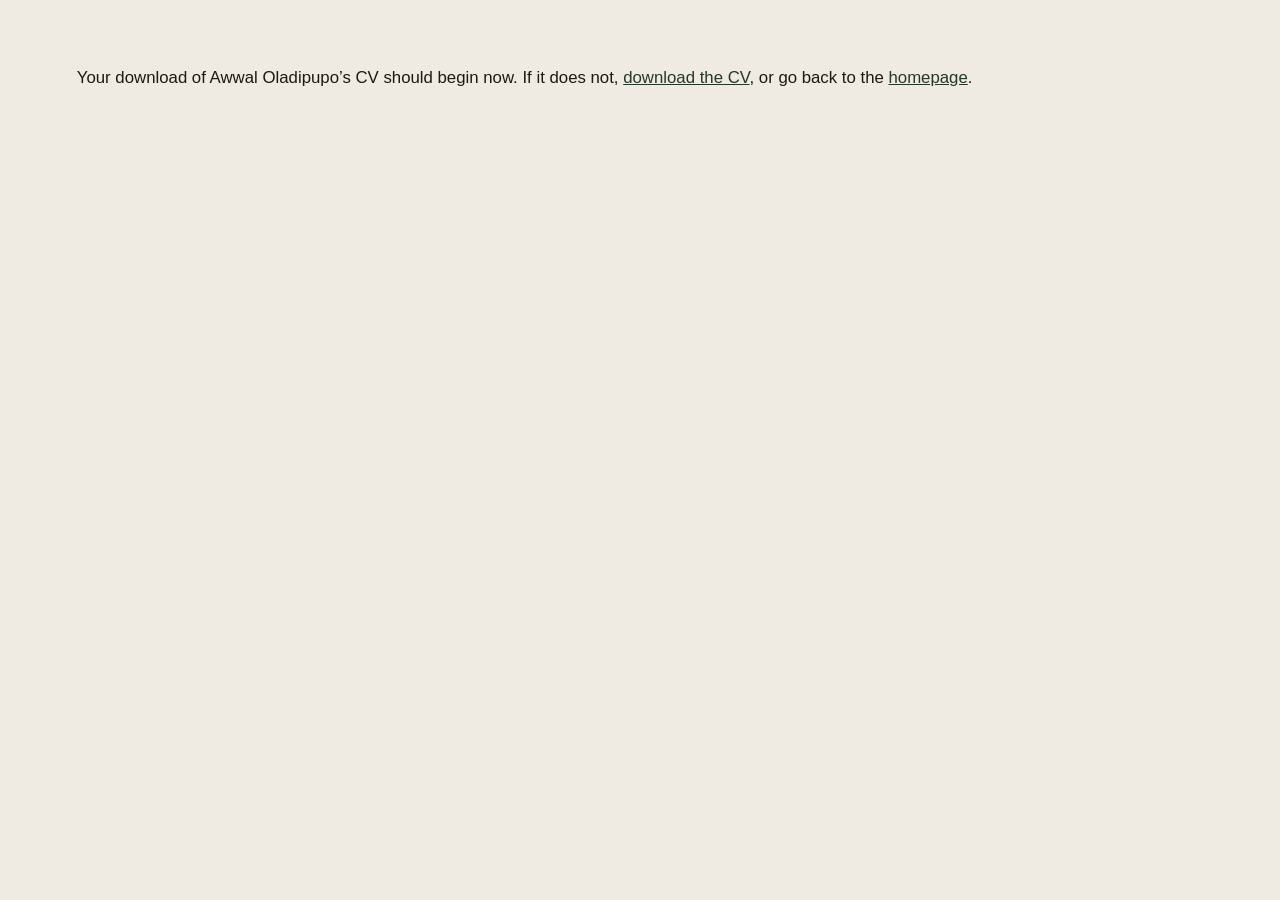
<file: cv.html>
<!DOCTYPE html>
<html lang="en">
<head>
  <meta charset="utf-8">
  <meta name="viewport" content="width=device-width, initial-scale=1">
  <title>CV — Awwal Oladipupo</title>
  <meta name="robots" content="noindex">
  <link rel="icon" href="favicon.svg" type="image/svg+xml">
  <style>
    body { margin: 0; padding: 3rem 6vw; background: #efeae2; color: #1c1915; font: 1.05rem/1.6 "Segoe UI", sans-serif; }
    a { color: #24382c; }
  </style>
</head>
<body>
  <p>Your download of Awwal Oladipupo’s CV should begin now. If it does not, <a id="cv" href="assets/Awwal_Oladipupo_CV.pdf" download="Awwal_Oladipupo_CV.pdf">download the CV</a>, or go back to the <a href="./">homepage</a>.</p>
  <script>
    document.getElementById("cv").click();
    setTimeout(function () { window.location.replace("./"); }, 1200);
  </script>
</body>
</html>
</file>
<file: css/site.css>
:root,
:root[data-theme="light"] {
  --paper: #efeae2;
  --paper-deep: #e6dfd4;
  --ink: #1c1915;
  --muted: #4e483f;
  --faint: #6f675c;
  --line: #d2c8ba;
  --umber: #6a3d30;
  --moss: #24382c;
  --measure: 40rem;
  --page: 72rem;
  --shadow: 0 18px 40px rgba(28, 25, 21, 0.12);
  color-scheme: only light;
}

:root[data-theme="dark"] {
  --paper: #161310;
  --paper-deep: #221e1a;
  --ink: #f4efe8;
  --muted: #c9bfb4;
  --faint: #9c9388;
  --line: #3c342c;
  --umber: #e2b5a6;
  --moss: #b7d0c2;
  --shadow: 0 18px 40px rgba(0, 0, 0, 0.4);
  color-scheme: dark;
}

* { box-sizing: border-box; }

html { scroll-behavior: smooth; background: var(--paper); }

body.home {
  background:
    radial-gradient(ellipse 70rem 40rem at 100% -8%, color-mix(in srgb, var(--umber) 16%, transparent), transparent 60%),
    var(--paper);
}

body {
  margin: 0;
  background: var(--paper);
  color: var(--ink);
  font-family: "Public Sans", "Segoe UI", sans-serif;
  font-size: 1.05rem;
  line-height: 1.6;
  overflow-wrap: break-word;
}

.skip {
  position: absolute;
  left: 1rem;
  top: -4rem;
  background: var(--ink);
  color: var(--paper);
  padding: 0.5rem 0.8rem;
}

.skip:focus { top: 1rem; }

a {
  color: var(--moss);
  text-decoration-thickness: 1px;
  text-underline-offset: 0.18em;
}

a:hover { color: var(--umber); }

.top {
  position: sticky;
  top: 0;
  z-index: 2;
  display: flex;
  flex-wrap: wrap;
  justify-content: space-between;
  gap: 0.6rem 1.5rem;
  align-items: center;
  width: 100%;
  max-width: 100vw;
  padding: 1rem 6vw;
  background: color-mix(in srgb, var(--paper) 88%, transparent);
  border-bottom: 1px solid transparent;
  backdrop-filter: blur(10px);
}

.top .mark {
  color: var(--ink);
  text-decoration: none;
  font-family: "Newsreader", Georgia, serif;
  font-weight: 500;
  letter-spacing: -0.02em;
}

.top nav {
  display: flex;
  flex-wrap: wrap;
  align-items: center;
  gap: 0.4rem 1.1rem;
}

.top nav a {
  color: var(--muted);
  text-decoration: none;
  font-size: 0.92rem;
}

.top nav a:hover,
.top nav a[aria-current="true"] { color: var(--ink); }

.top.is-scrolled { border-bottom-color: var(--line); }

.theme {
  display: inline-flex;
  flex: 0 0 auto;
  align-items: center;
  justify-content: center;
  width: 1.75rem;
  height: 1.75rem;
  margin: 0;
  padding: 0;
  border: 0;
  border-radius: 999px;
  background: transparent;
  color: var(--muted);
  cursor: pointer;
}

.theme:hover { color: var(--ink); background: var(--paper-deep); }

.theme svg { width: 1.05rem; height: 1.05rem; display: block; }

.theme .icon-sun { display: none; }

:root[data-theme="dark"] .theme .icon-moon { display: none; }

:root[data-theme="dark"] .theme .icon-sun { display: block; }

main {
  width: min(var(--page), calc(100% - 12vw));
  margin: 0 auto;
  padding-bottom: 4rem;
}

.hero {
  display: grid;
  grid-template-columns: minmax(0, 1fr) minmax(14rem, 22rem);
  column-gap: 3.5rem;
  align-items: start;
  padding: 4.5rem 0 2.2rem;
}

.hero .kicker,
.hero h1,
.hero .affil,
.hero-copy { grid-column: 1; }

.affil {
  margin: 0.55rem 0 0;
  color: var(--muted);
  font-size: 1.05rem;
  animation: rise 0.9s ease 0.12s both;
}

.hero .contrib { grid-column: 1 / -1; margin-top: 2rem; }

.hero .kicker { animation: rise 0.8s ease both; }
.hero h1 { animation: rise 0.9s ease 0.08s both; }
.hero-copy { animation: rise 0.9s ease 0.16s both; }
.hero .contrib { animation: rise 1s ease 0.28s both; }

.portrait {
  grid-column: 2;
  grid-row: 1 / span 3;
  align-self: start;
  margin: 0.4rem 0 0;
  animation: rise 1s ease 0.12s both;
}

.portrait img {
  display: block;
  width: 100%;
  height: auto;
  aspect-ratio: 4 / 5;
  object-fit: cover;
  object-position: center 22%;
  background: var(--paper-deep);
  box-shadow: var(--shadow);
}

.sim {
  position: relative;
  z-index: 0;
  display: block;
  grid-column: 1 / -1;
  width: 100%;
  height: 18rem;
  margin: 1.4rem 0 0;
  pointer-events: none;
}

@media (min-width: 1240px) {
  body.home main,
  body.home footer {
    width: calc(100vw - min(40vw, 36rem) - 8vw);
    margin-left: 5vw;
    margin-right: 0;
  }

  body.home .hero {
    grid-template-columns: minmax(0, 1fr) minmax(12rem, 17.5rem);
    column-gap: 2.4rem;
  }

  body.home .section-head {
    grid-template-columns: minmax(0, 40rem);
    gap: 0.7rem;
    align-items: start;
  }

  body.home .portrait { grid-row: 1 / span 3; margin-top: 0.4rem; }

  body.home .sim {
    position: fixed;
    top: 4.25rem;
    right: 0;
    width: min(40vw, 36rem);
    height: calc(100vh - 4.25rem);
    margin: 0;
    -webkit-mask-image: linear-gradient(to right, transparent, #000 16%);
    mask-image: linear-gradient(to right, transparent, #000 16%);
  }

  body.home .sim-note {
    position: fixed;
    z-index: 1;
    right: 1.5rem;
    bottom: 1.35rem;
    width: min(22rem, 28vw);
    margin: 0;
    text-align: right;
    pointer-events: none;
    text-shadow: 0 0 14px var(--paper), 0 0 28px var(--paper);
  }
}

.portrait figcaption,
.band figcaption {
  margin-top: 0.55rem;
  color: var(--faint);
  font-size: 0.82rem;
  letter-spacing: 0.08em;
  text-transform: uppercase;
}

.band {
  margin: 1.5rem 0 0;
  overflow: hidden;
}

.band img {
  display: block;
  width: 100%;
  height: clamp(14rem, 32vw, 22rem);
  object-fit: cover;
  transform: scale(1.06);
  animation: drift 28s ease-in-out infinite alternate;
}

.about {
  display: grid;
  grid-template-columns: minmax(0, 1.15fr) minmax(0, 0.85fr);
  gap: 2rem 3rem;
  align-items: center;
}

.about .prose { max-width: none; padding-bottom: 0; }

.about-photo { margin: 0; }

.about-photo img {
  display: block;
  width: 100%;
  aspect-ratio: 4 / 3;
  object-fit: cover;
  box-shadow: 0 14px 32px rgba(28, 25, 21, 0.1);
}

.top nav a { position: relative; }

.top nav a::after {
  content: "";
  position: absolute;
  left: 0;
  bottom: -0.2rem;
  width: 100%;
  height: 1px;
  background: var(--umber);
  transform: scaleX(0);
  transform-origin: left;
  transition: transform 0.35s ease;
}

.top nav a:hover::after,
.top nav a:focus-visible::after,
.top nav a[aria-current="true"]::after { transform: scaleX(1); }

.steps {
  list-style: none;
  margin: 0;
  padding: 0;
  counter-reset: step;
}

.steps li {
  display: grid;
  grid-template-columns: 4.5rem minmax(16rem, 1fr);
  gap: 0.4rem 1.5rem;
  padding: 1.25rem 0;
  border-bottom: 1px solid var(--line);
  counter-increment: step;
}

.steps li::before {
  content: counter(step, decimal-leading-zero);
  grid-column: 1;
  grid-row: 1;
  font-family: "Newsreader", Georgia, serif;
  font-size: 1.45rem;
  color: var(--umber);
  line-height: 1.2;
}

.step-body {
  grid-column: 2;
  min-width: 0;
  max-width: 42rem;
}

.step-body h3 { margin: 0 0 0.35rem; font-size: 1.45rem; }

.step-body p {
  margin: 0;
  max-width: 62ch;
  overflow-wrap: break-word;
}

.tools {
  max-width: 46rem;
  margin: 1.4rem 0 0;
  color: var(--muted);
}

.fold summary {
  display: block;
  cursor: pointer;
  list-style: none;
}

.fold summary::-webkit-details-marker { display: none; }

.fold summary::marker { content: ""; }

.fold-title {
  font-family: "Newsreader", Georgia, serif;
  font-size: 1.7rem;
  font-weight: 500;
  letter-spacing: -0.02em;
}

.stake {
  display: block;
  max-width: 62ch;
  margin-top: 0.35rem;
  color: var(--ink);
  font-family: "Public Sans", "Segoe UI", sans-serif;
  font-size: 1.05rem;
  font-weight: 400;
  letter-spacing: 0;
  line-height: 1.5;
}

.fold summary::after {
  content: "Read";
  float: right;
  margin-left: 1rem;
  color: var(--umber);
  font-family: "Public Sans", "Segoe UI", sans-serif;
  font-size: 0.75rem;
  font-weight: 600;
  letter-spacing: 0.12em;
  text-transform: uppercase;
}

.fold[open] > summary::after { content: "Close"; }

.fold summary:focus-visible {
  outline: 2px solid var(--umber);
  outline-offset: 4px;
}

.fold-more { margin-top: 0.8rem; }

.fold-more p { margin: 0; max-width: 62ch; }

.fold-more .links { margin-top: 0.7rem; }

.also .fold-title {
  font-family: "Public Sans", "Segoe UI", sans-serif;
  font-size: 1rem;
  font-weight: 600;
  letter-spacing: 0;
}

.also .fold summary::after { float: none; }

.contrib { margin: 0 0 1.6rem; }

.contrib figcaption {
  margin: 0 0 0.7rem;
  color: var(--muted);
}

.contrib-scroll {
  overflow-x: auto;
  max-width: 100%;
  padding-bottom: 0.3rem;
}

.contrib-grid {
  display: flex;
  gap: 3px;
  width: max-content;
}

.contrib-week {
  display: flex;
  flex-direction: column;
  gap: 3px;
}

.contrib-day {
  display: block;
  width: 11px;
  height: 11px;
  border-radius: 2px;
}

.item { transition: background 0.35s ease; }

.item:hover { background: color-mix(in srgb, var(--paper-deep) 80%, transparent); }

.await {
  opacity: 0;
  transform: translateY(18px);
}

.await.shown {
  opacity: 1;
  transform: none;
  transition: opacity 0.7s ease, transform 0.7s ease;
}

@keyframes rise {
  from { opacity: 0; transform: translateY(16px); }
  to { opacity: 1; transform: none; }
}

@keyframes drift {
  from { transform: scale(1.06) translate3d(0, 0, 0); }
  to { transform: scale(1) translate3d(-1.5%, -1%, 0); }
}

.kicker {
  margin: 0 0 1rem;
  color: var(--umber);
  font-size: 0.82rem;
  font-weight: 600;
  letter-spacing: 0.14em;
  text-transform: uppercase;
}

h1, h2, h3 { font-family: "Newsreader", Georgia, serif; font-weight: 500; letter-spacing: -0.02em; }

h1 {
  margin: 0;
  max-width: 18ch;
  font-size: clamp(2.15rem, 4.2vw, 3.4rem);
  line-height: 1.08;
}

.lede,
.lede-next {
  max-width: var(--measure);
  margin: 1.15rem 0 0;
  font-family: "Newsreader", Georgia, serif;
  font-size: 1.28rem;
  font-weight: 400;
  line-height: 1.45;
  color: var(--muted);
}

.lede { margin-top: 1.2rem; font-size: 1.35rem; color: var(--ink); }

.role {
  max-width: 42rem;
  margin: 1rem 0 0;
  color: var(--muted);
}

.honors {
  display: flex;
  flex-wrap: wrap;
  gap: 0.35rem 1.3rem;
  margin: 1.15rem 0 0;
  padding: 0.85rem 0 0;
  border-top: 1px solid var(--line);
  list-style: none;
  color: var(--muted);
  font-size: 0.92rem;
}

.sim-note {
  grid-column: 1 / -1;
  max-width: 28rem;
  margin: 0.35rem 0 0;
  color: var(--faint);
  font-family: "Newsreader", Georgia, serif;
  font-style: italic;
  font-size: 1.05rem;
  line-height: 1.4;
}

.hero-links {
  display: flex;
  flex-wrap: wrap;
  gap: 0.35rem 1.15rem;
  margin: 1.15rem 0 0;
  padding: 0;
  list-style: none;
}

.featured {
  display: flex;
  flex-direction: column;
}

.featured article {
  display: grid;
  grid-template-columns: 7.25rem minmax(0, 1fr);
  column-gap: 1.4rem;
  align-items: start;
  min-width: 0;
  padding: 1.35rem 0 1.45rem;
  border-bottom: 1px solid var(--line);
}

.featured .item-meta {
  grid-column: 1;
  grid-row: 1 / span 4;
  margin: 0.35rem 0 0;
}

.featured h3,
.featured .stake,
.featured article > p,
.featured .links { grid-column: 2; }

.featured h3 {
  margin: 0;
  font-size: clamp(1.7rem, 2.4vw, 2.15rem);
}

.featured .stake { margin-top: 0.35rem; }

.featured article > p { margin: 0.55rem 0 0; }

.featured .stake { margin-top: 0.4rem; }

.compare { margin: 1.75rem 0 0; }

.compare-grid {
  display: grid;
  grid-template-columns: 1fr 1fr;
  gap: 1rem;
}

.compare img {
  display: block;
  width: 100%;
  height: auto;
  background: #fff;
  border: 1px solid var(--line);
}

.compare figcaption,
.paper-fig figcaption,
.work-fig figcaption {
  max-width: 46rem;
  margin-top: 0.75rem;
  color: var(--muted);
  font-size: 0.95rem;
}

.paper-gallery {
  list-style: none;
  margin: 1.6rem 0 0;
  padding: 0;
}

.paper-gallery li {
  display: grid;
  grid-template-columns: minmax(0, 18rem) minmax(0, 1fr);
  gap: 0.4rem 1.6rem;
  align-items: center;
  padding: 1.15rem 0;
  border-top: 1px solid var(--line);
}

.paper-gallery img {
  display: block;
  width: 100%;
  height: 13.5rem;
  object-fit: contain;
  object-position: center;
  background: #fff;
  border: 1px solid var(--line);
}

.paper-gallery h3 {
  margin: 0.35rem 0 0;
  font-size: 1.45rem;
}

.paper-gallery h3 a {
  color: inherit;
  text-decoration: none;
}

.paper-gallery h3 a:hover { color: var(--umber); }

.paper-gallery p { margin: 0.4rem 0 0; color: var(--muted); }

.section-follow { margin-top: 3.2rem; }

.moves {
  display: grid;
  grid-template-columns: 1fr 1fr;
  gap: 1.35rem 2.5rem;
  margin: 0;
  padding: 0;
  list-style: none;
  counter-reset: move;
}

.moves li {
  counter-increment: move;
  padding-top: 0.85rem;
  border-top: 1px solid var(--line);
}

.moves li::before {
  content: counter(move, decimal-leading-zero);
  display: block;
  margin-bottom: 0.4rem;
  color: var(--umber);
  font-family: "Newsreader", Georgia, serif;
  font-size: 1.15rem;
  letter-spacing: 0.04em;
}

.moves h3 { margin: 0 0 0.3rem; font-size: 1.35rem; }

.moves p { margin: 0; max-width: 38rem; color: var(--muted); }

.tool-row {
  display: flex;
  flex-wrap: wrap;
  gap: 0.45rem;
  margin: 1.5rem 0 0;
  padding: 0;
  list-style: none;
}

.tool-row li {
  padding: 0.28rem 0.7rem;
  border: 1px solid var(--line);
  border-radius: 999px;
  color: var(--muted);
  font-size: 0.86rem;
}

.note {
  max-width: 46rem;
  margin: 0 0 0.4rem;
  color: var(--muted);
}

.stats {
  display: grid;
  grid-template-columns: repeat(4, minmax(0, 1fr));
  gap: 1.25rem;
  margin: 2rem 0 0;
  max-width: 40rem;
}

.stats div { border-top: 1px solid var(--line); padding-top: 0.7rem; }

.stats dt {
  color: var(--faint);
  font-size: 0.78rem;
  letter-spacing: 0.04em;
  text-transform: uppercase;
}

.stats dd {
  margin: 0.2rem 0 0;
  font-family: "Newsreader", Georgia, serif;
  font-size: 2rem;
  line-height: 1;
}

.identity {
  display: flex;
  flex-wrap: wrap;
  gap: 0.5rem 1.4rem;
  margin: 1.8rem 0 0;
  padding: 0;
  list-style: none;
  color: var(--muted);
  font-size: 0.95rem;
}

.prose { max-width: var(--measure); padding-bottom: 1rem; }

.prose h2 { margin-bottom: 0.6rem; }

.prose p { margin: 0 0 1rem; }

section { padding-top: 3.2rem; }

.section-head {
  display: grid;
  grid-template-columns: minmax(0, 20rem) minmax(0, 36rem);
  gap: 1.5rem 3rem;
  align-items: end;
  margin-bottom: 1.5rem;
  padding-bottom: 1rem;
  border-bottom: 1px solid var(--ink);
}

.section-head h2 { margin: 0; font-size: clamp(2rem, 4vw, 2.8rem); }

.section-head p { margin: 0; color: var(--muted); }

.item {
  display: grid;
  grid-template-columns: 11rem minmax(0, 40rem);
  gap: 1rem 2rem;
  padding: 1.35rem 0;
  border-bottom: 1px solid var(--line);
}

.item-meta {
  display: flex;
  flex-wrap: wrap;
  gap: 0.35rem 0.7rem;
  align-content: start;
  color: var(--faint);
  font-size: 0.82rem;
  letter-spacing: 0.08em;
  text-transform: uppercase;
}

.private {
  color: var(--umber);
}

.item h3 { margin: 0 0 0.35rem; font-size: 1.7rem; }

.item p { margin: 0; max-width: 62ch; }

.links { margin-top: 0.7rem !important; display: flex; flex-wrap: wrap; gap: 0.4rem 1rem; }

.also {
  max-width: 52rem;
  margin-left: 13rem;
  padding-top: 1.6rem;
}

.also h3 { margin: 0 0 0.6rem; font-size: 1.4rem; }

.also ul { margin: 0; padding: 0; list-style: none; }

.also li {
  padding: 0.7rem 0;
  border-top: 1px solid var(--line);
}

.papers, .talks, .repos { list-style: none; margin: 0; padding: 0; }

.papers li, .talks li, .repos li {
  display: grid;
  grid-template-columns: 7.5rem minmax(0, 1fr) auto;
  gap: 0.4rem 1.2rem;
  padding: 0.95rem 0;
  border-bottom: 1px solid var(--line);
}

.papers li.pending, .repos li.pending { display: block; color: var(--faint); }

.paper-title, .talk-title, .repo-name {
  margin: 0;
  font-family: "Newsreader", Georgia, serif;
  font-size: 1.2rem;
  line-height: 1.3;
}

.paper-title a, .repo-name a {
  color: var(--ink);
  text-decoration: none;
  overflow-wrap: anywhere;
}

.paper-title a:hover, .repo-name a:hover { color: var(--umber); }

.paper-meta, .talk-meta, .repo-meta {
  margin: 0.2rem 0 0;
  color: var(--faint);
  font-size: 0.92rem;
}

.cites {
  margin: 0;
  color: var(--muted);
  font-variant-numeric: tabular-nums;
  white-space: nowrap;
}

.subhead {
  margin: 2.4rem 0 0.4rem;
  font-size: 1.6rem;
}

.talks li { grid-template-columns: 7.5rem minmax(0, 1fr); }

.year { color: var(--faint); font-size: 0.92rem; }

footer {
  display: grid;
  grid-template-columns: minmax(0, 16rem) minmax(0, 1fr);
  gap: 1rem 3rem;
  width: min(var(--page), calc(100% - 12vw));
  margin: 0 auto;
  padding: 2.5rem 0 3rem;
  border-top: 1px solid var(--ink);
}

.footer-name {
  margin: 0;
  font-family: "Newsreader", Georgia, serif;
  font-size: 1.4rem;
}

footer p { margin: 0.2rem 0 0; color: var(--muted); }

footer ul {
  display: flex;
  flex-wrap: wrap;
  gap: 0.4rem 1.2rem;
  margin: 0;
  padding: 0;
  list-style: none;
  align-content: start;
}

.colophon {
  grid-column: 1 / -1;
  color: var(--faint) !important;
  font-size: 0.88rem;
}

:focus-visible {
  outline: 2px solid var(--umber);
  outline-offset: 3px;
}

.page-cv h1 { max-width: none; font-size: clamp(2.4rem, 5vw, 3.4rem); }

.cv { width: min(48rem, 100%); }

.cv-head {
  display: grid;
  grid-template-columns: minmax(0, 1fr) 8.5rem;
  gap: 1.5rem 2rem;
  align-items: start;
  padding-top: 3.2rem;
}

.cv-head img {
  width: 100%;
  height: auto;
  aspect-ratio: 4 / 5;
  object-fit: cover;
  object-position: center 22%;
}

.cv-head p { margin: 0.7rem 0 0; }

.cv section { padding-top: 2rem; }

.cv h2 {
  margin: 0 0 0.8rem;
  padding-bottom: 0.4rem;
  border-bottom: 1px solid var(--ink);
  font-size: 1.6rem;
}

.cv-list {
  margin: 0;
  padding: 0;
  list-style: none;
}

.cv-list li {
  display: grid;
  grid-template-columns: 6.5rem minmax(0, 1fr);
  gap: 0.4rem 1rem;
  padding: 0.75rem 0;
  border-bottom: 1px solid var(--line);
}

.cv-title {
  margin: 0;
  font-family: "Newsreader", Georgia, serif;
  font-size: 1.15rem;
}

.cv-list p { margin: 0.2rem 0 0; }

@media (max-width: 800px) {
  .top { padding: 0.9rem 5vw; }
  main, footer { width: min(100% - 10vw, var(--page)); }
  .hero { padding-top: 2.4rem; grid-template-columns: 1fr; }
  .hero h1 { max-width: none; }
  .portrait { grid-column: 1; grid-row: auto; max-width: 16rem; }
  .about { grid-template-columns: 1fr; }
  .stats { grid-template-columns: repeat(2, minmax(0, 1fr)); }
  .featured article, .moves, .compare-grid, .paper-gallery li { grid-template-columns: 1fr; }
  .featured .item-meta,
  .featured h3,
  .featured .stake,
  .featured article > p,
  .featured .links { grid-column: 1; }
  .featured .item-meta { grid-row: auto; margin-bottom: 0.2rem; }
  .cv-head, .cv-list li { grid-template-columns: 1fr; }
  .cv-head img { max-width: 10rem; }
  .steps li, .section-head, .item, .papers li, .talks li, .repos li, footer {
    grid-template-columns: 1fr;
  }
  .steps li::before,
  .step-body {
    grid-column: 1;
    grid-row: auto;
  }
  .also { margin-left: 0; }
  .cites { margin-top: 0.2rem; }
}

@media (prefers-reduced-motion: reduce) {
  html { scroll-behavior: auto; }
  .hero .kicker,
  .hero h1,
  .hero .affil,
  .hero-copy,
  .hero .contrib,
  .portrait,
  .band img {
    animation: none;
  }
  .await { opacity: 1; transform: none; }
}

@media print {
  .top, .skip, .contrib, .sim, .sim-note { display: none; }
  body { background: white; color: black; }
  a { color: inherit; text-decoration: none; }
  .portrait img, .cv-head img { box-shadow: none; }
}
</file>
